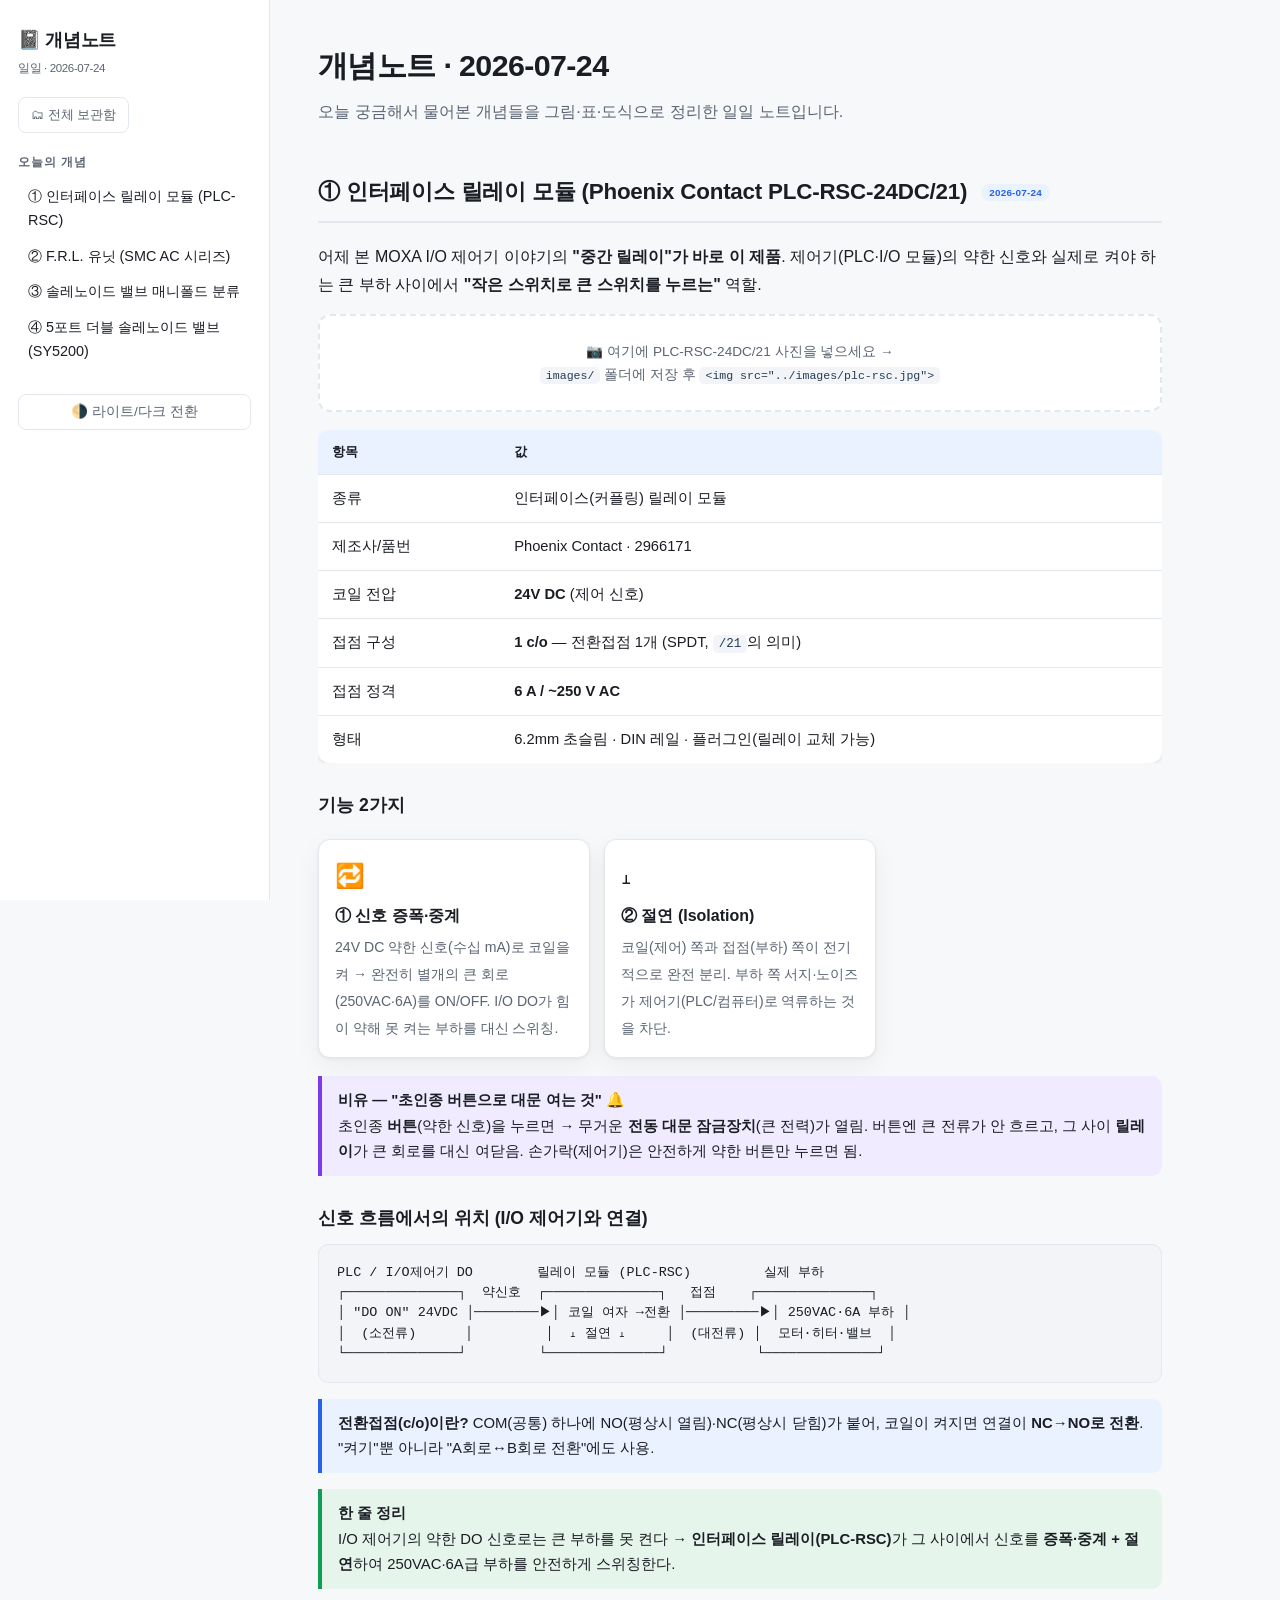
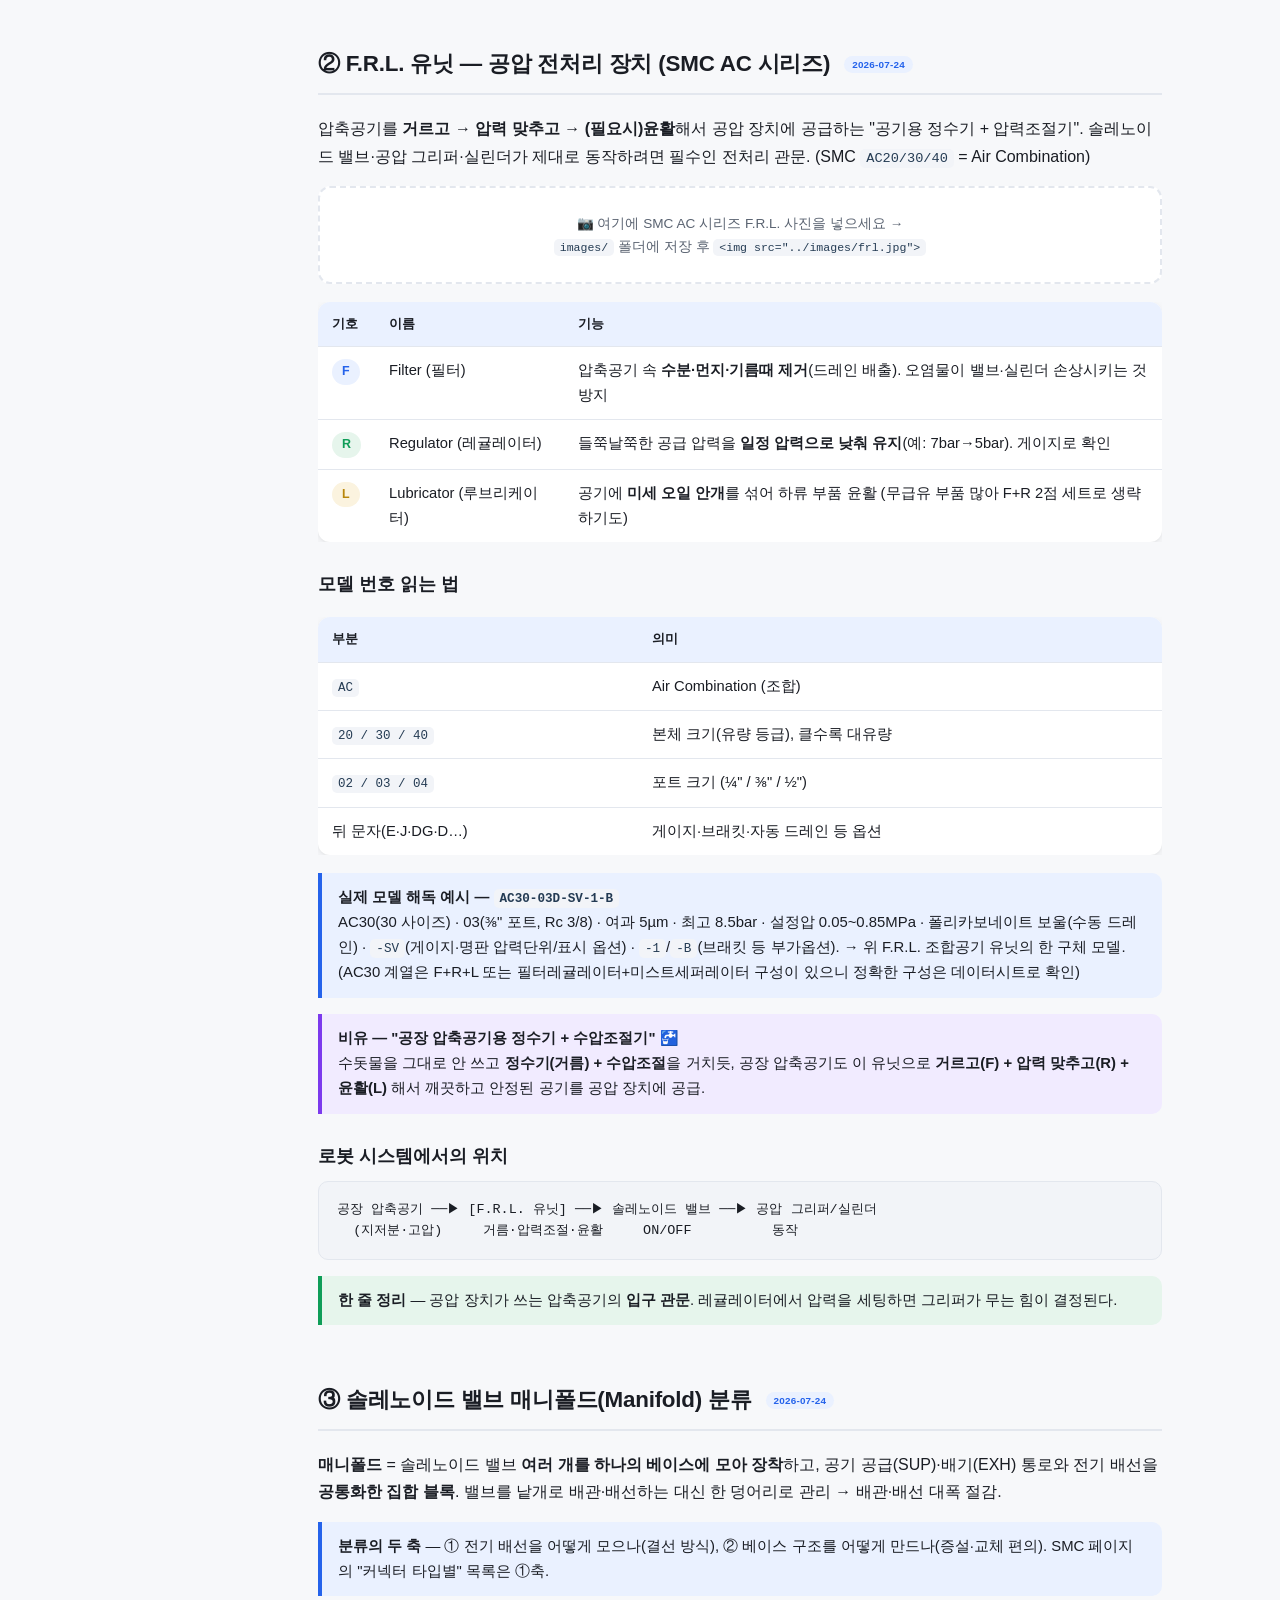
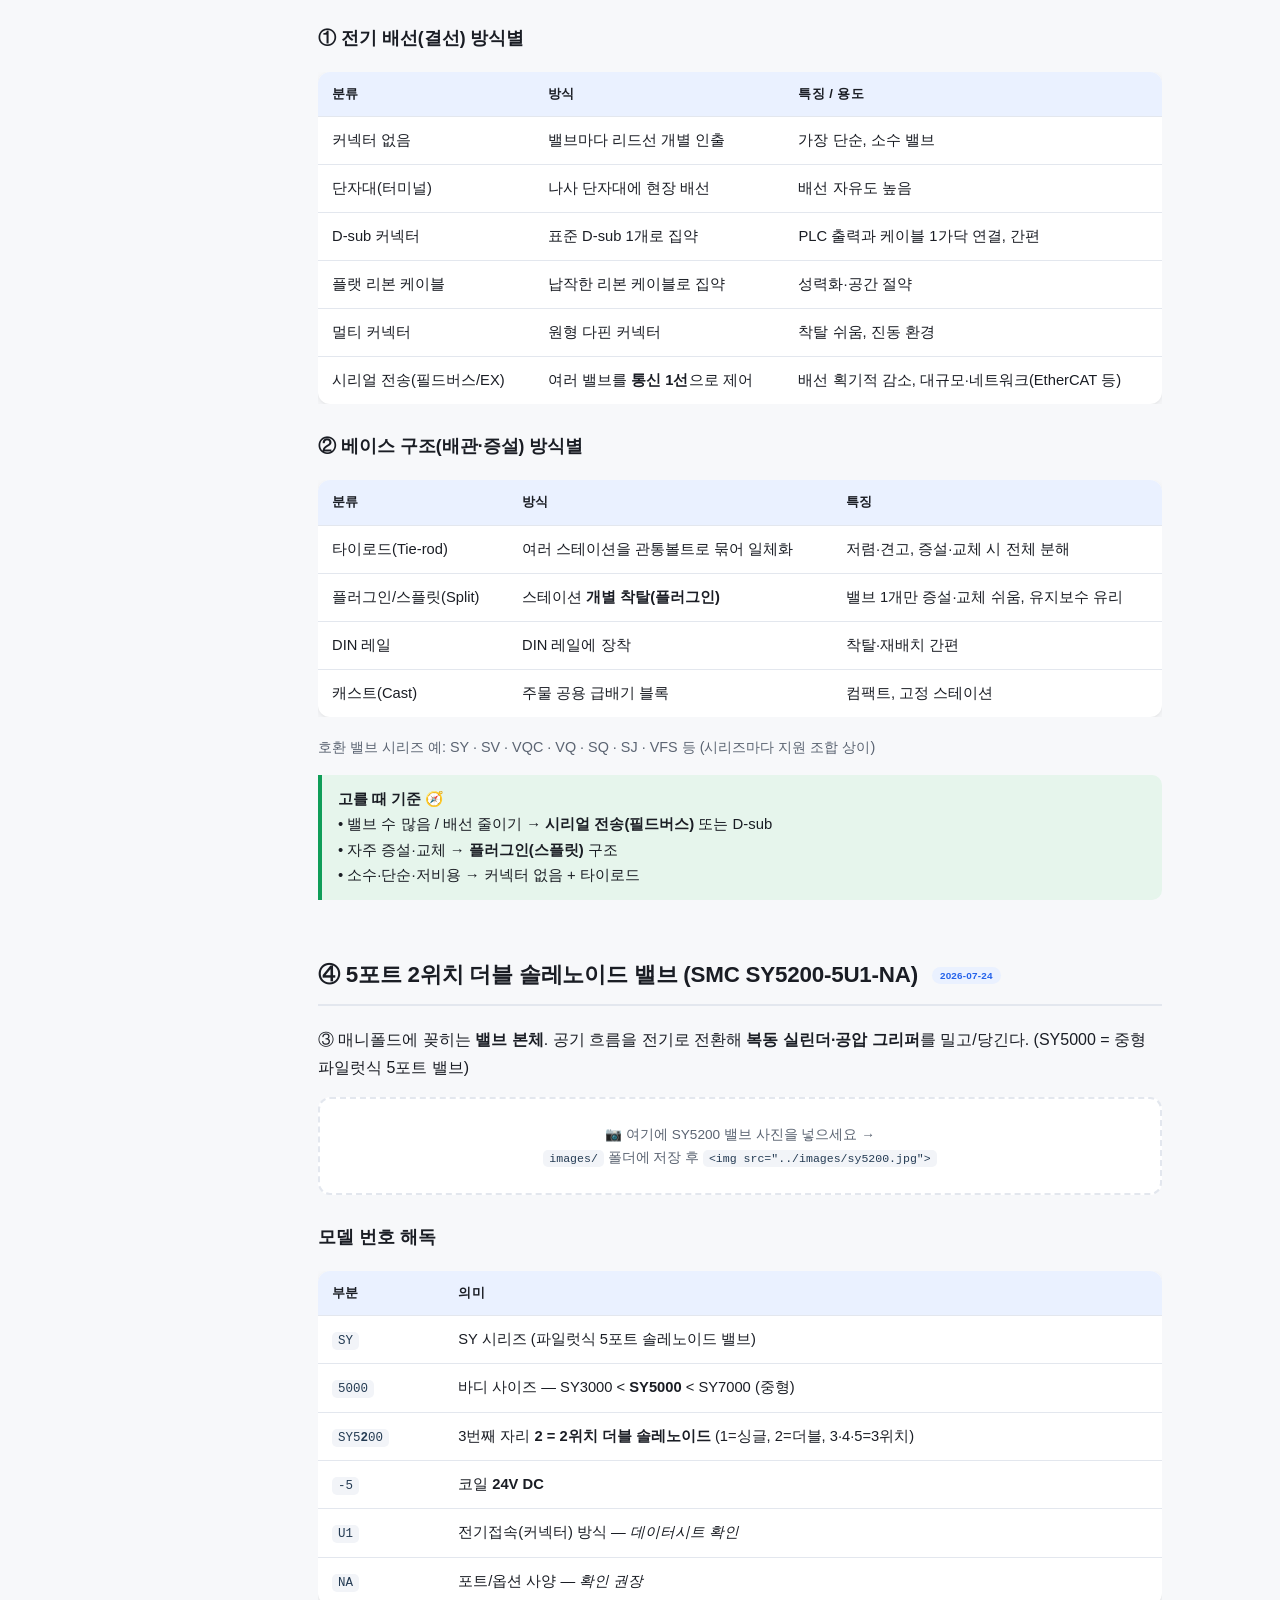
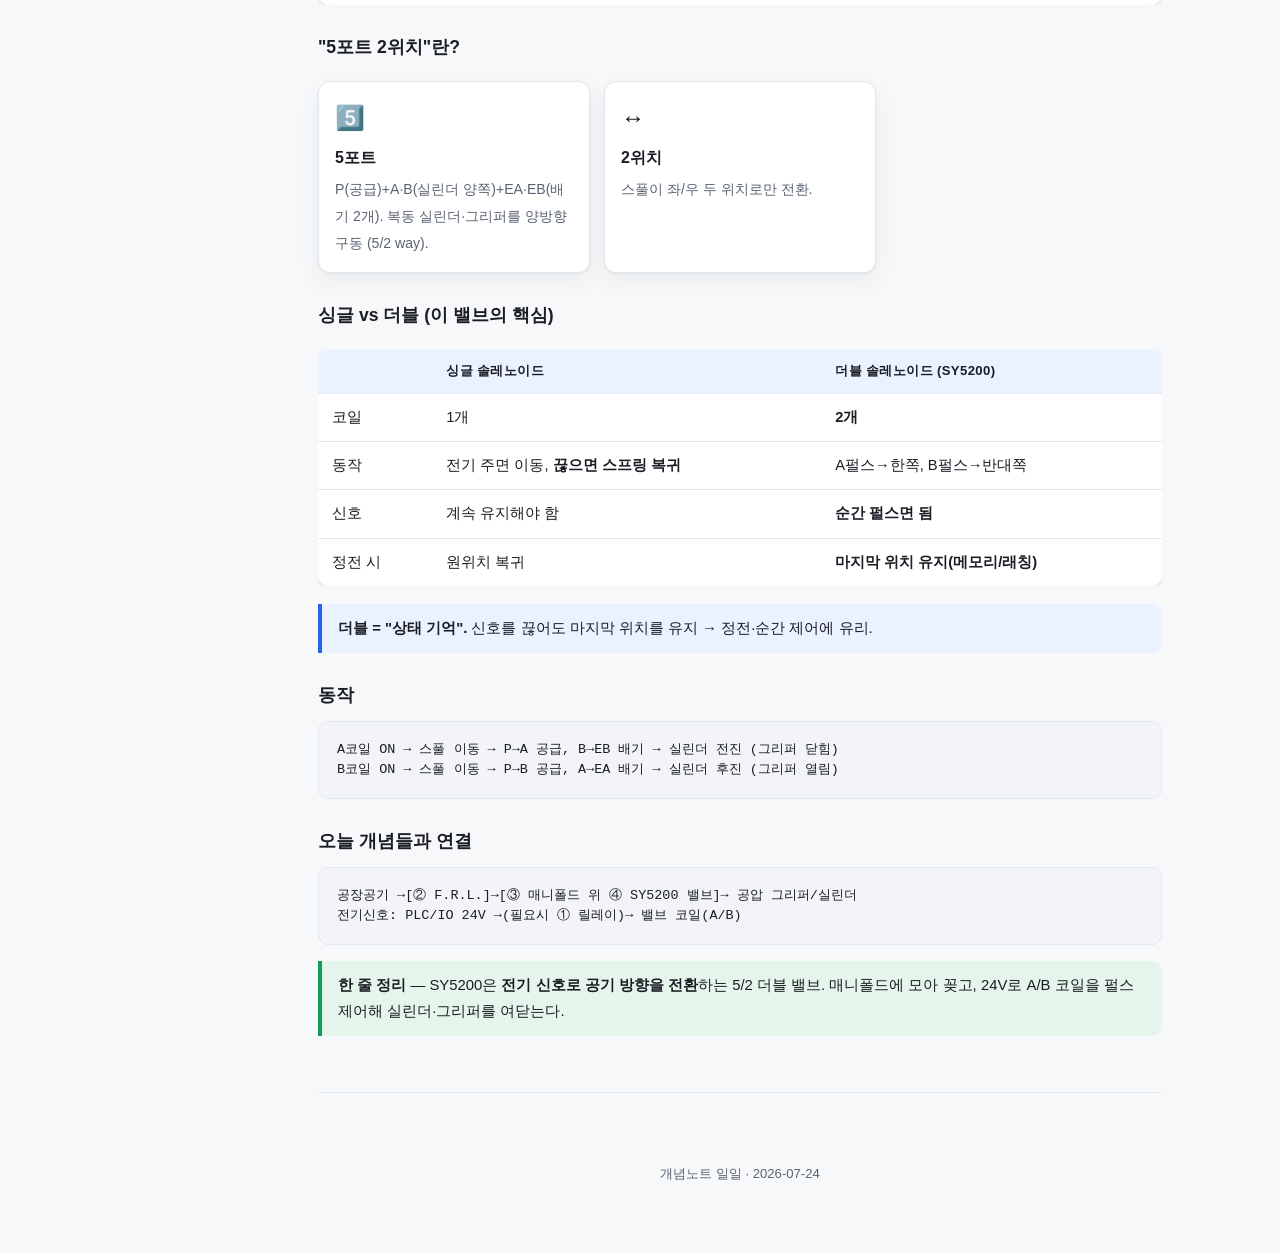
<file: index.html>
<!DOCTYPE html>
<html lang="ko"><head><meta charset="UTF-8">
<meta http-equiv="refresh" content="0; url=daily/2026-07-24.html">
<title>개념노트</title></head>
<body style="font-family:sans-serif;padding:40px">
<p>오늘의 개념노트로 이동합니다… 자동 이동이 안 되면
<a href="daily/2026-07-24.html">여기</a>를 클릭하세요.</p>
<p><a href="archive.html">🗂 전체 보관함</a></p>
</body></html>
</file>
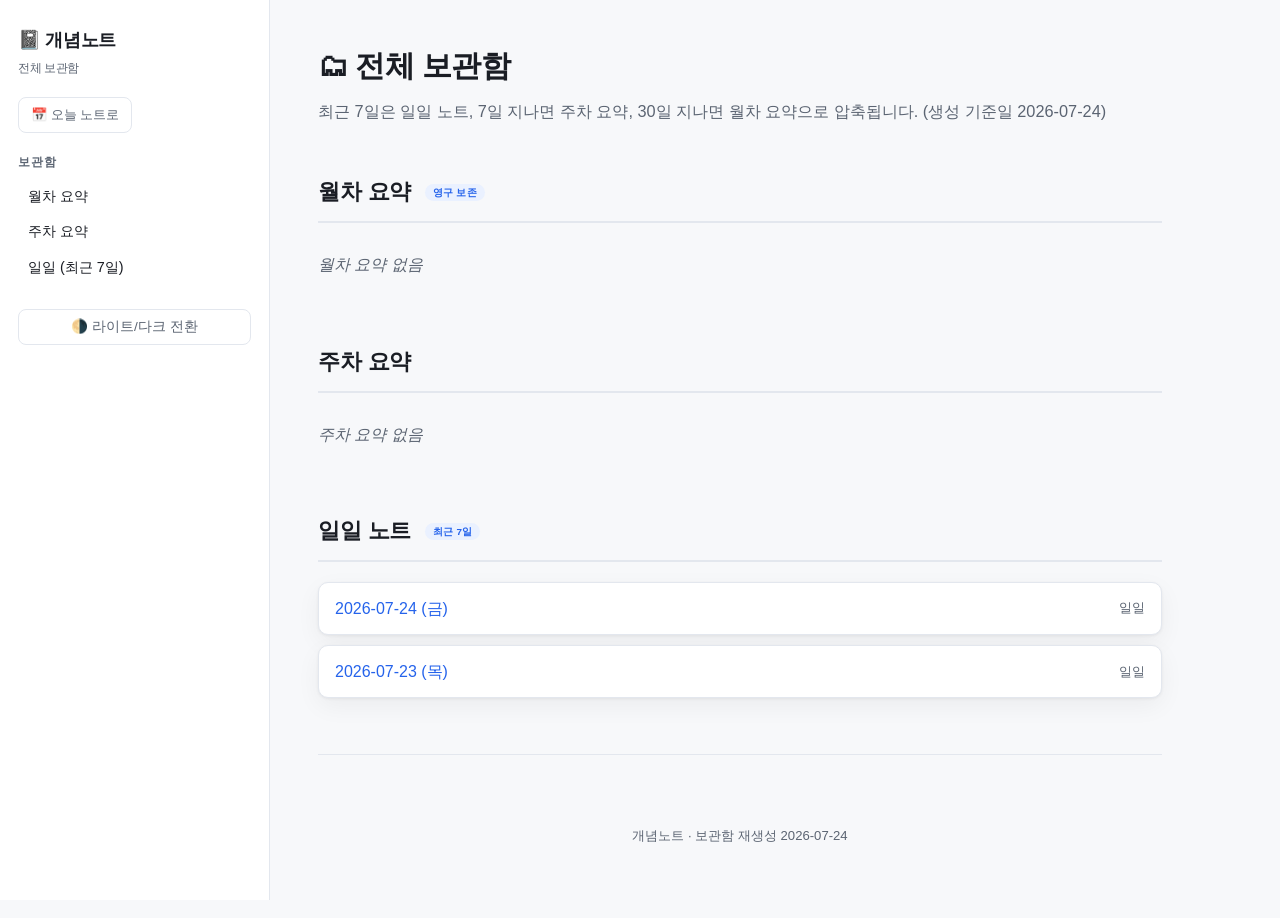
<file: archive.html>
<!DOCTYPE html>
<html lang="ko"><head><meta charset="UTF-8">
<meta name="viewport" content="width=device-width, initial-scale=1.0">
<title>개념노트 · 전체 보관함</title>
<link rel="stylesheet" href="assets/style.css">
</head><body><div class="wrap">
<aside>
  <div class="brand">📓 개념노트<small>전체 보관함</small></div>
  <a class="homelink" href="index.html">📅 오늘 노트로</a>
  <nav>
    <div class="day">보관함</div>
    <a href="#monthly">월차 요약</a>
    <a href="#weekly">주차 요약</a>
    <a href="#daily">일일 (최근 7일)</a>
  </nav>
  <button class="themebtn" onclick="toggleTheme()">🌗 라이트/다크 전환</button>
</aside>
<main>
  <h1>🗂 전체 보관함</h1>
  <p class="lede">최근 7일은 일일 노트, 7일 지나면 주차 요약, 30일 지나면 월차 요약으로 압축됩니다. (생성 기준일 2026-07-24)</p>
  <section id="monthly"><h2>월차 요약 <span class="tag">영구 보존</span></h2><p class="empty">월차 요약 없음</p></section>
  <section id="weekly"><h2>주차 요약</h2><p class="empty">주차 요약 없음</p></section>
  <section id="daily"><h2>일일 노트 <span class="tag">최근 7일</span></h2><div class="arcgrid"><div class="arcrow"><a href="daily/2026-07-24.html">2026-07-24 (금)</a><span class="meta">일일</span></div><div class="arcrow"><a href="daily/2026-07-23.html">2026-07-23 (목)</a><span class="meta">일일</span></div></div></section>
  <hr><footer>개념노트 · 보관함 재생성 2026-07-24</footer>
</main></div>
<script>
  function toggleTheme(){var el=document.documentElement,cur=el.getAttribute('data-theme');
    var dark=cur?cur==='dark':window.matchMedia('(prefers-color-scheme:dark)').matches;
    el.setAttribute('data-theme',dark?'light':'dark');
    try{localStorage.setItem('note-theme',dark?'light':'dark');}catch(e){}}
  (function(){try{var s=localStorage.getItem('note-theme');if(s)document.documentElement.setAttribute('data-theme',s);}catch(e){}})();
</script></body></html>
</file>
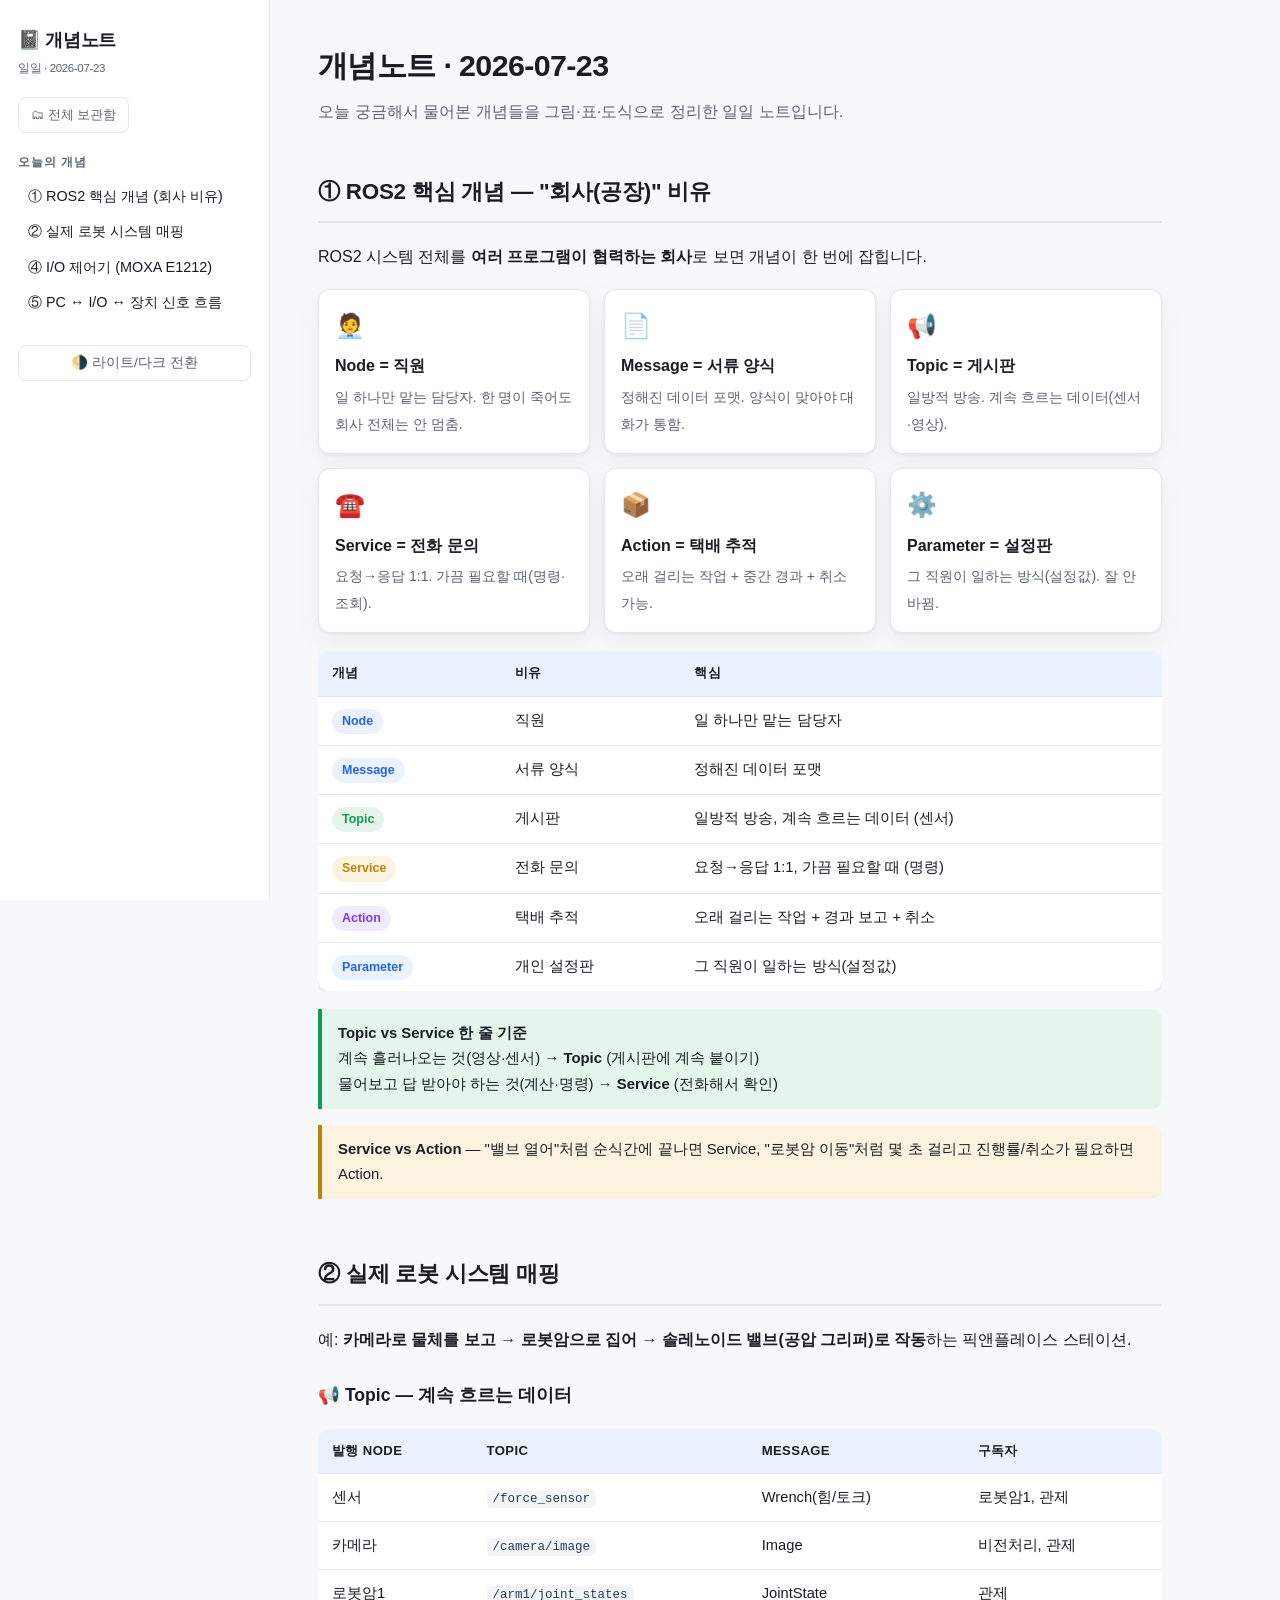
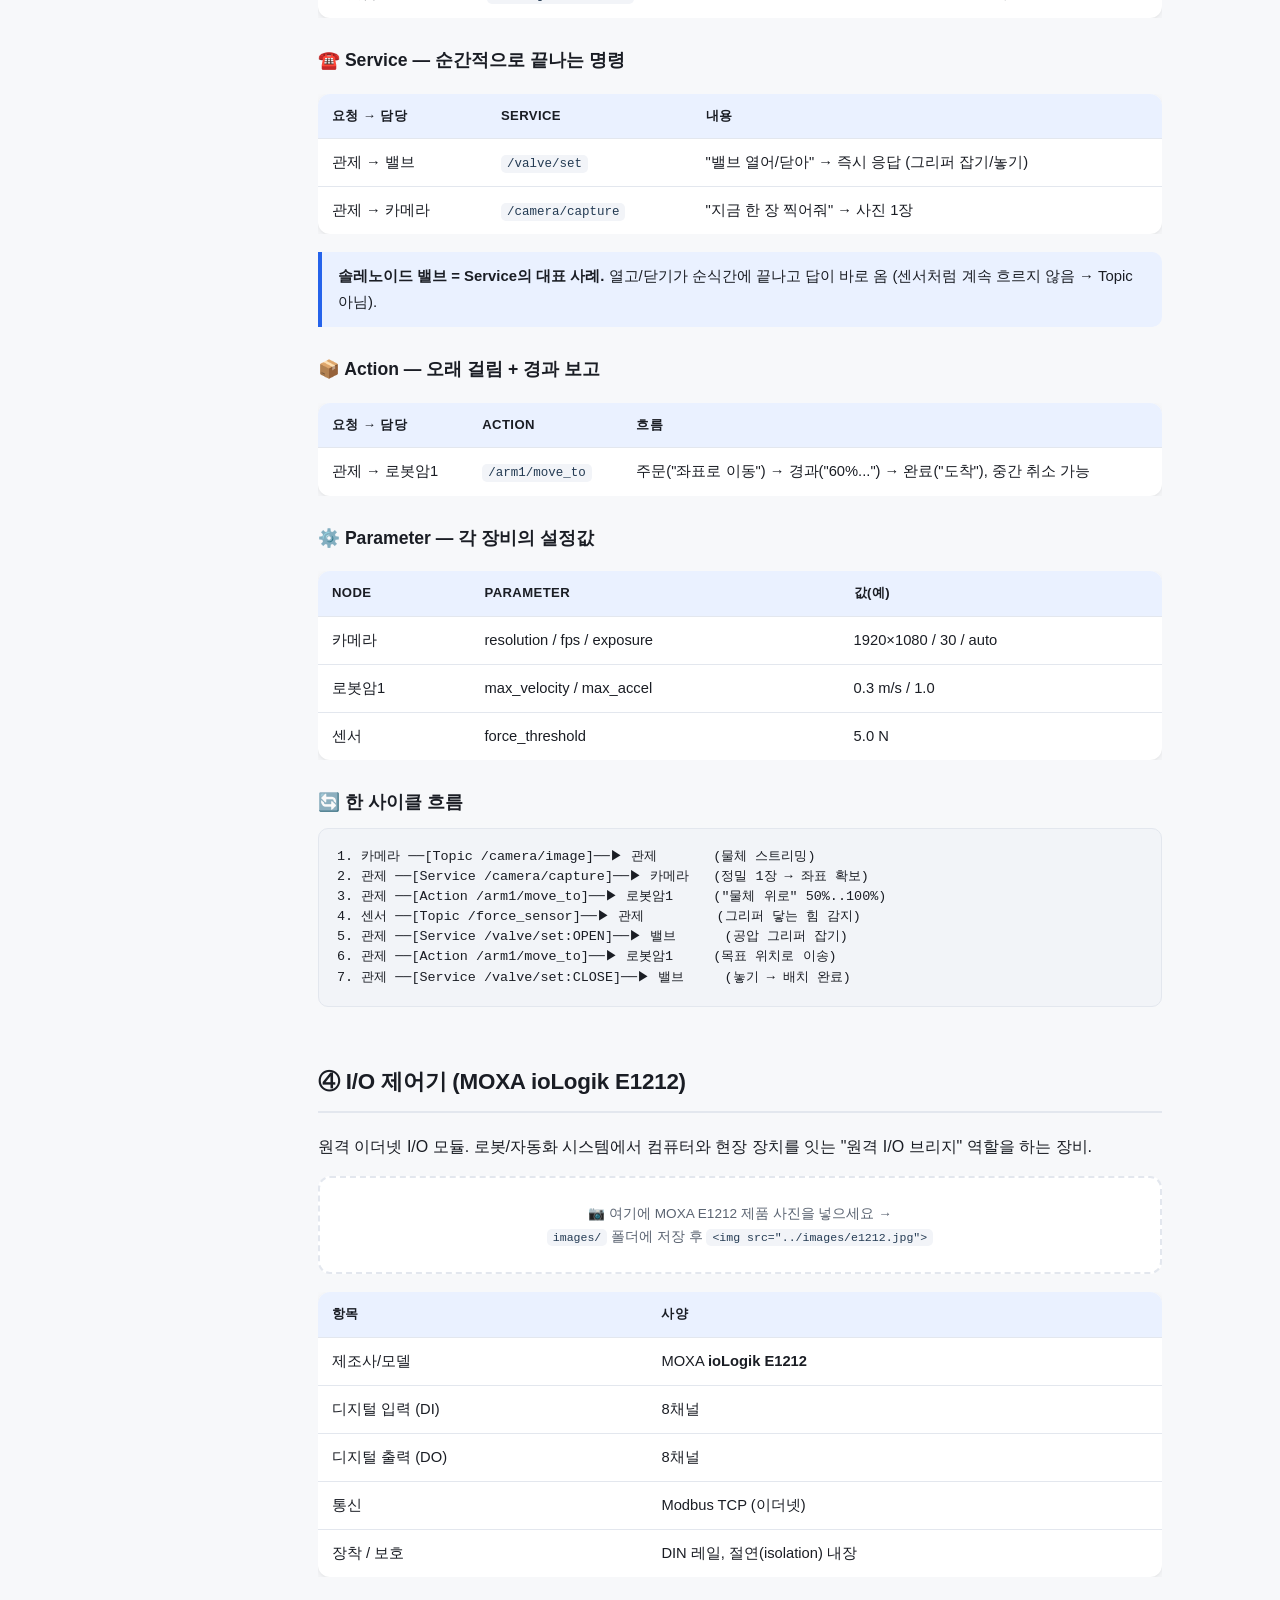
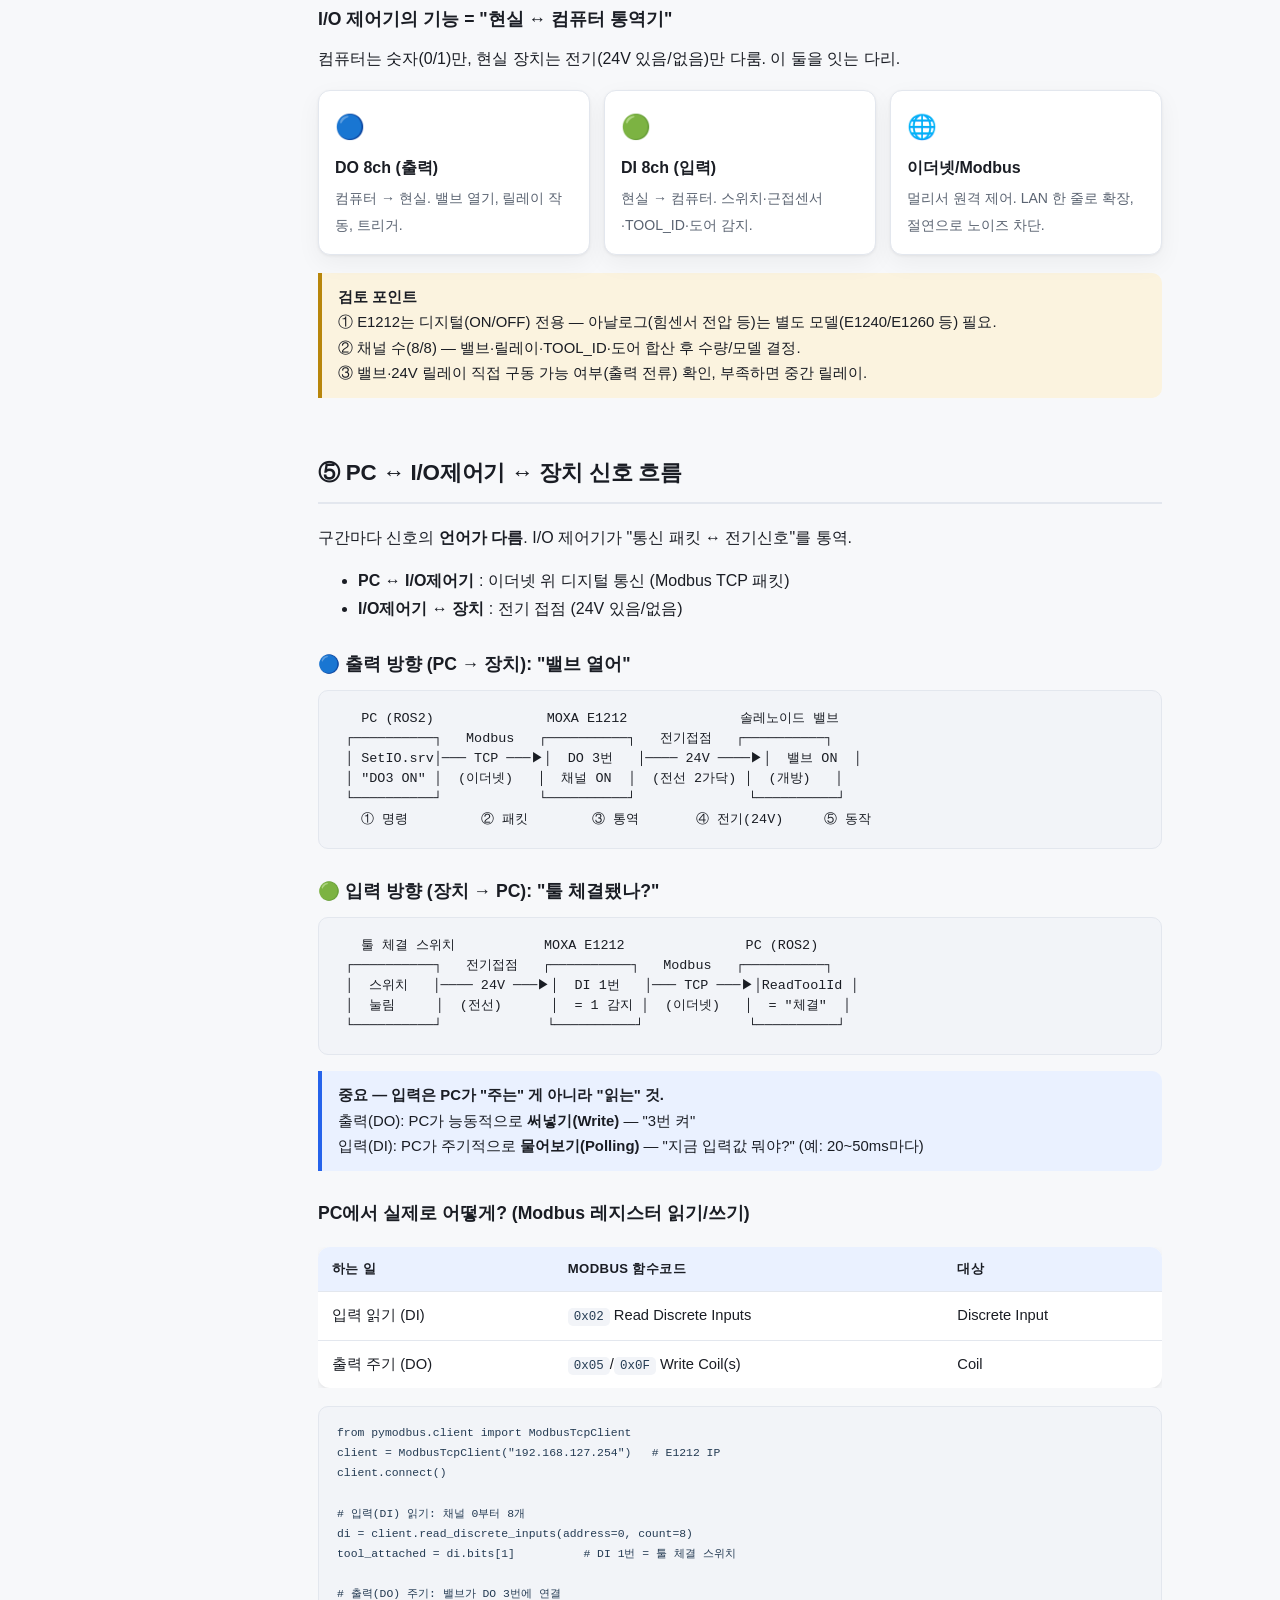
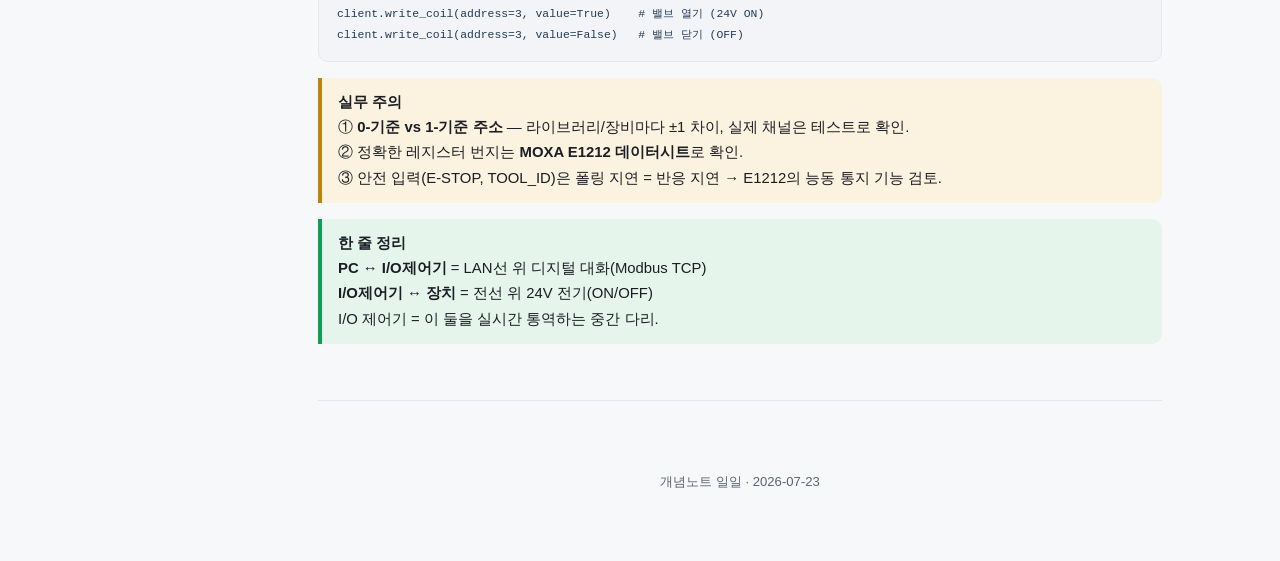
<file: daily/2026-07-23.html>
<!DOCTYPE html>
<html lang="ko">
<head>
<meta charset="UTF-8">
<meta name="viewport" content="width=device-width, initial-scale=1.0">
<title>개념노트 · 2026-07-23</title>
<link rel="stylesheet" href="../assets/style.css">
</head>
<body>
<div class="wrap">
  <aside>
    <div class="brand">📓 개념노트
      <small>일일 · 2026-07-23</small>
    </div>
    <a class="homelink" href="../archive.html">🗂 전체 보관함</a>
    <nav>
      <div class="day">오늘의 개념</div>
      <!-- TOC:START -->
      <a href="#ros2-basic">① ROS2 핵심 개념 (회사 비유)</a>
      <a href="#robot-example">② 실제 로봇 시스템 매핑</a>
      <a href="#io">④ I/O 제어기 (MOXA E1212)</a>
      <a href="#signal">⑤ PC ↔ I/O ↔ 장치 신호 흐름</a>
      <!-- TOC:END -->
    </nav>
    <button class="themebtn" onclick="toggleTheme()">🌗 라이트/다크 전환</button>
  </aside>

  <main>
    <h1>개념노트 · 2026-07-23</h1>
    <p class="lede">오늘 궁금해서 물어본 개념들을 그림·표·도식으로 정리한 일일 노트입니다.</p>

    <!-- SECTIONS:START -->
    <section id="ros2-basic">
      <h2>① ROS2 핵심 개념 — "회사(공장)" 비유</h2>
      <p>ROS2 시스템 전체를 <b>여러 프로그램이 협력하는 회사</b>로 보면 개념이 한 번에 잡힙니다.</p>
      <div class="cards">
        <div class="card"><div class="ic">🧑‍💼</div><b>Node = 직원</b><span>일 하나만 맡는 담당자. 한 명이 죽어도 회사 전체는 안 멈춤.</span></div>
        <div class="card"><div class="ic">📄</div><b>Message = 서류 양식</b><span>정해진 데이터 포맷. 양식이 맞아야 대화가 통함.</span></div>
        <div class="card"><div class="ic">📢</div><b>Topic = 게시판</b><span>일방적 방송. 계속 흐르는 데이터(센서·영상).</span></div>
        <div class="card"><div class="ic">☎️</div><b>Service = 전화 문의</b><span>요청→응답 1:1. 가끔 필요할 때(명령·조회).</span></div>
        <div class="card"><div class="ic">📦</div><b>Action = 택배 추적</b><span>오래 걸리는 작업 + 중간 경과 + 취소 가능.</span></div>
        <div class="card"><div class="ic">⚙️</div><b>Parameter = 설정판</b><span>그 직원이 일하는 방식(설정값). 잘 안 바뀜.</span></div>
      </div>
      <div class="tablewrap"><table>
        <tr><th>개념</th><th>비유</th><th>핵심</th></tr>
        <tr><td><span class="pill b">Node</span></td><td>직원</td><td>일 하나만 맡는 담당자</td></tr>
        <tr><td><span class="pill b">Message</span></td><td>서류 양식</td><td>정해진 데이터 포맷</td></tr>
        <tr><td><span class="pill g">Topic</span></td><td>게시판</td><td>일방적 방송, 계속 흐르는 데이터 (센서)</td></tr>
        <tr><td><span class="pill a">Service</span></td><td>전화 문의</td><td>요청→응답 1:1, 가끔 필요할 때 (명령)</td></tr>
        <tr><td><span class="pill p">Action</span></td><td>택배 추적</td><td>오래 걸리는 작업 + 경과 보고 + 취소</td></tr>
        <tr><td><span class="pill b">Parameter</span></td><td>개인 설정판</td><td>그 직원이 일하는 방식(설정값)</td></tr>
      </table></div>
      <div class="note g"><b>Topic vs Service 한 줄 기준</b><br>
        계속 흘러나오는 것(영상·센서) → <b>Topic</b> (게시판에 계속 붙이기)<br>
        물어보고 답 받아야 하는 것(계산·명령) → <b>Service</b> (전화해서 확인)</div>
      <div class="note a"><b>Service vs Action</b> — "밸브 열어"처럼 순식간에 끝나면 Service, "로봇암 이동"처럼 몇 초 걸리고 진행률/취소가 필요하면 Action.</div>
    </section>

    <section id="robot-example">
      <h2>② 실제 로봇 시스템 매핑</h2>
      <p>예: <b>카메라로 물체를 보고 → 로봇암으로 집어 → 솔레노이드 밸브(공압 그리퍼)로 작동</b>하는 픽앤플레이스 스테이션.</p>
      <h3>📢 Topic — 계속 흐르는 데이터</h3>
      <div class="tablewrap"><table>
        <tr><th>발행 Node</th><th>Topic</th><th>Message</th><th>구독자</th></tr>
        <tr><td>센서</td><td><code>/force_sensor</code></td><td>Wrench(힘/토크)</td><td>로봇암1, 관제</td></tr>
        <tr><td>카메라</td><td><code>/camera/image</code></td><td>Image</td><td>비전처리, 관제</td></tr>
        <tr><td>로봇암1</td><td><code>/arm1/joint_states</code></td><td>JointState</td><td>관제</td></tr>
      </table></div>
      <h3>☎️ Service — 순간적으로 끝나는 명령</h3>
      <div class="tablewrap"><table>
        <tr><th>요청 → 담당</th><th>Service</th><th>내용</th></tr>
        <tr><td>관제 → 밸브</td><td><code>/valve/set</code></td><td>"밸브 열어/닫아" → 즉시 응답 (그리퍼 잡기/놓기)</td></tr>
        <tr><td>관제 → 카메라</td><td><code>/camera/capture</code></td><td>"지금 한 장 찍어줘" → 사진 1장</td></tr>
      </table></div>
      <div class="note"><b>솔레노이드 밸브 = Service의 대표 사례.</b> 열고/닫기가 순식간에 끝나고 답이 바로 옴 (센서처럼 계속 흐르지 않음 → Topic 아님).</div>
      <h3>📦 Action — 오래 걸림 + 경과 보고</h3>
      <div class="tablewrap"><table>
        <tr><th>요청 → 담당</th><th>Action</th><th>흐름</th></tr>
        <tr><td>관제 → 로봇암1</td><td><code>/arm1/move_to</code></td><td>주문("좌표로 이동") → 경과("60%...") → 완료("도착"), 중간 취소 가능</td></tr>
      </table></div>
      <h3>⚙️ Parameter — 각 장비의 설정값</h3>
      <div class="tablewrap"><table>
        <tr><th>Node</th><th>Parameter</th><th>값(예)</th></tr>
        <tr><td>카메라</td><td>resolution / fps / exposure</td><td>1920×1080 / 30 / auto</td></tr>
        <tr><td>로봇암1</td><td>max_velocity / max_accel</td><td>0.3 m/s / 1.0</td></tr>
        <tr><td>센서</td><td>force_threshold</td><td>5.0 N</td></tr>
      </table></div>
      <h3>🔄 한 사이클 흐름</h3>
      <div class="diagram"><pre>1. 카메라 ──[Topic /camera/image]──▶ 관제       (물체 스트리밍)
2. 관제 ──[Service /camera/capture]──▶ 카메라   (정밀 1장 → 좌표 확보)
3. 관제 ──[Action /arm1/move_to]──▶ 로봇암1     ("물체 위로" 50%..100%)
4. 센서 ──[Topic /force_sensor]──▶ 관제         (그리퍼 닿는 힘 감지)
5. 관제 ──[Service /valve/set:OPEN]──▶ 밸브      (공압 그리퍼 잡기)
6. 관제 ──[Action /arm1/move_to]──▶ 로봇암1     (목표 위치로 이송)
7. 관제 ──[Service /valve/set:CLOSE]──▶ 밸브     (놓기 → 배치 완료)</pre></div>
    </section>

    

    <section id="io">
      <h2>④ I/O 제어기 (MOXA ioLogik E1212)</h2>
      <p>원격 이더넷 I/O 모듈. 로봇/자동화 시스템에서 컴퓨터와 현장 장치를 잇는 "원격 I/O 브리지" 역할을 하는 장비.</p>
      <div class="imgslot">📷 여기에 MOXA E1212 제품 사진을 넣으세요 →
        <br><code>images/</code> 폴더에 저장 후 <code>&lt;img src="../images/e1212.jpg"&gt;</code></div>
      <div class="tablewrap"><table>
        <tr><th>항목</th><th>사양</th></tr>
        <tr><td>제조사/모델</td><td>MOXA <b>ioLogik E1212</b></td></tr>
        <tr><td>디지털 입력 (DI)</td><td>8채널</td></tr>
        <tr><td>디지털 출력 (DO)</td><td>8채널</td></tr>
        <tr><td>통신</td><td>Modbus TCP (이더넷)</td></tr>
        <tr><td>장착 / 보호</td><td>DIN 레일, 절연(isolation) 내장</td></tr>
      </table></div>
      <h3>I/O 제어기의 기능 = "현실 ↔ 컴퓨터 통역기"</h3>
      <p>컴퓨터는 숫자(0/1)만, 현실 장치는 전기(24V 있음/없음)만 다룸. 이 둘을 잇는 다리.</p>
      <div class="cards">
        <div class="card"><div class="ic">🔵</div><b>DO 8ch (출력)</b><span>컴퓨터 → 현실. 밸브 열기, 릴레이 작동, 트리거.</span></div>
        <div class="card"><div class="ic">🟢</div><b>DI 8ch (입력)</b><span>현실 → 컴퓨터. 스위치·근접센서·TOOL_ID·도어 감지.</span></div>
        <div class="card"><div class="ic">🌐</div><b>이더넷/Modbus</b><span>멀리서 원격 제어. LAN 한 줄로 확장, 절연으로 노이즈 차단.</span></div>
      </div>
      <div class="note a"><b>검토 포인트</b><br>
        ① E1212는 디지털(ON/OFF) 전용 — 아날로그(힘센서 전압 등)는 별도 모델(E1240/E1260 등) 필요.<br>
        ② 채널 수(8/8) — 밸브·릴레이·TOOL_ID·도어 합산 후 수량/모델 결정.<br>
        ③ 밸브·24V 릴레이 직접 구동 가능 여부(출력 전류) 확인, 부족하면 중간 릴레이.</div>
    </section>

    <section id="signal">
      <h2>⑤ PC ↔ I/O제어기 ↔ 장치 신호 흐름</h2>
      <p>구간마다 신호의 <b>언어가 다름</b>. I/O 제어기가 "통신 패킷 ↔ 전기신호"를 통역.</p>
      <ul>
        <li><b>PC ↔ I/O제어기</b> : 이더넷 위 디지털 통신 (Modbus TCP 패킷)</li>
        <li><b>I/O제어기 ↔ 장치</b> : 전기 접점 (24V 있음/없음)</li>
      </ul>
      <h3>🔵 출력 방향 (PC → 장치): "밸브 열어"</h3>
      <div class="diagram"><pre>   PC (ROS2)              MOXA E1212              솔레노이드 밸브
 ┌──────────┐   Modbus   ┌──────────┐   전기접점   ┌──────────┐
 │ SetIO.srv│─── TCP ───▶│  DO 3번   │──── 24V ────▶│  밸브 ON  │
 │ "DO3 ON" │  (이더넷)   │  채널 ON  │  (전선 2가닥) │  (개방)   │
 └──────────┘            └──────────┘              └──────────┘
   ① 명령         ② 패킷        ③ 통역       ④ 전기(24V)     ⑤ 동작</pre></div>
      <h3>🟢 입력 방향 (장치 → PC): "툴 체결됐나?"</h3>
      <div class="diagram"><pre>   툴 체결 스위치           MOXA E1212               PC (ROS2)
 ┌──────────┐   전기접점   ┌──────────┐   Modbus   ┌──────────┐
 │  스위치   │──── 24V ───▶│  DI 1번   │─── TCP ───▶│ReadToolId │
 │  눌림     │  (전선)      │  = 1 감지 │  (이더넷)   │  = "체결"  │
 └──────────┘             └──────────┘             └──────────┘</pre></div>
      <div class="note"><b>중요 — 입력은 PC가 "주는" 게 아니라 "읽는" 것.</b><br>
        출력(DO): PC가 능동적으로 <b>써넣기(Write)</b> — "3번 켜"<br>
        입력(DI): PC가 주기적으로 <b>물어보기(Polling)</b> — "지금 입력값 뭐야?" (예: 20~50ms마다)</div>
      <h3>PC에서 실제로 어떻게? (Modbus 레지스터 읽기/쓰기)</h3>
      <div class="tablewrap"><table>
        <tr><th>하는 일</th><th>Modbus 함수코드</th><th>대상</th></tr>
        <tr><td>입력 읽기 (DI)</td><td><code>0x02</code> Read Discrete Inputs</td><td>Discrete Input</td></tr>
        <tr><td>출력 주기 (DO)</td><td><code>0x05</code>/<code>0x0F</code> Write Coil(s)</td><td>Coil</td></tr>
      </table></div>
      <pre><code>from pymodbus.client import ModbusTcpClient
client = ModbusTcpClient("192.168.127.254")   # E1212 IP
client.connect()

# 입력(DI) 읽기: 채널 0부터 8개
di = client.read_discrete_inputs(address=0, count=8)
tool_attached = di.bits[1]          # DI 1번 = 툴 체결 스위치

# 출력(DO) 주기: 밸브가 DO 3번에 연결
client.write_coil(address=3, value=True)    # 밸브 열기 (24V ON)
client.write_coil(address=3, value=False)   # 밸브 닫기 (OFF)</code></pre>
      <div class="note a"><b>실무 주의</b><br>
        ① <b>0-기준 vs 1-기준 주소</b> — 라이브러리/장비마다 ±1 차이, 실제 채널은 테스트로 확인.<br>
        ② 정확한 레지스터 번지는 <b>MOXA E1212 데이터시트</b>로 확인.<br>
        ③ 안전 입력(E-STOP, TOOL_ID)은 폴링 지연 = 반응 지연 → E1212의 능동 통지 기능 검토.</div>
      <div class="note g"><b>한 줄 정리</b><br>
        <b>PC ↔ I/O제어기</b> = LAN선 위 디지털 대화(Modbus TCP)<br>
        <b>I/O제어기 ↔ 장치</b> = 전선 위 24V 전기(ON/OFF)<br>
        I/O 제어기 = 이 둘을 실시간 통역하는 중간 다리.</div>
    </section>
    <!-- SECTIONS:END -->

    <hr>
    <footer>개념노트 일일 · 2026-07-23</footer>
  </main>
</div>
<script>
  function toggleTheme(){
    var el=document.documentElement, cur=el.getAttribute('data-theme');
    var dark=cur? cur==='dark' : window.matchMedia('(prefers-color-scheme:dark)').matches;
    el.setAttribute('data-theme', dark?'light':'dark');
    try{localStorage.setItem('note-theme', dark?'light':'dark');}catch(e){}
  }
  (function(){try{var s=localStorage.getItem('note-theme'); if(s)document.documentElement.setAttribute('data-theme',s);}catch(e){}})();
</script>
</body>
</html>
</file>
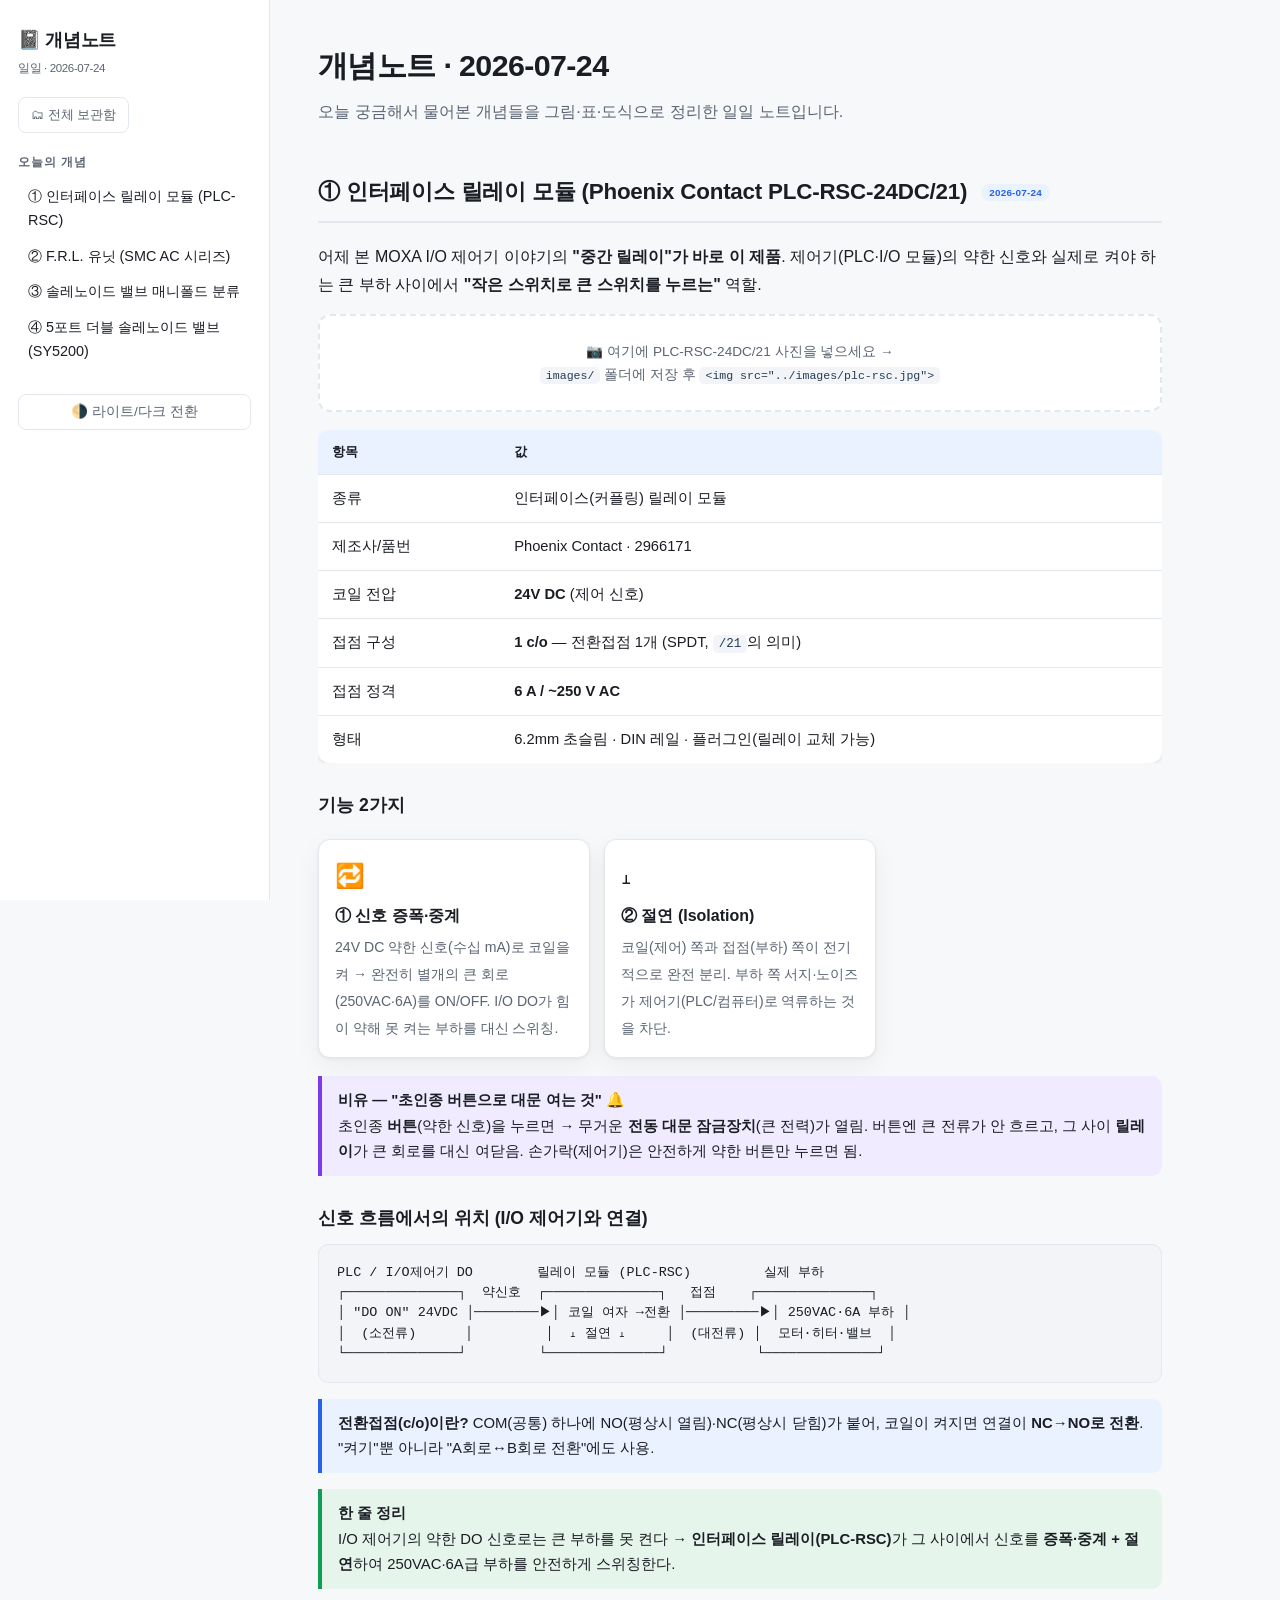
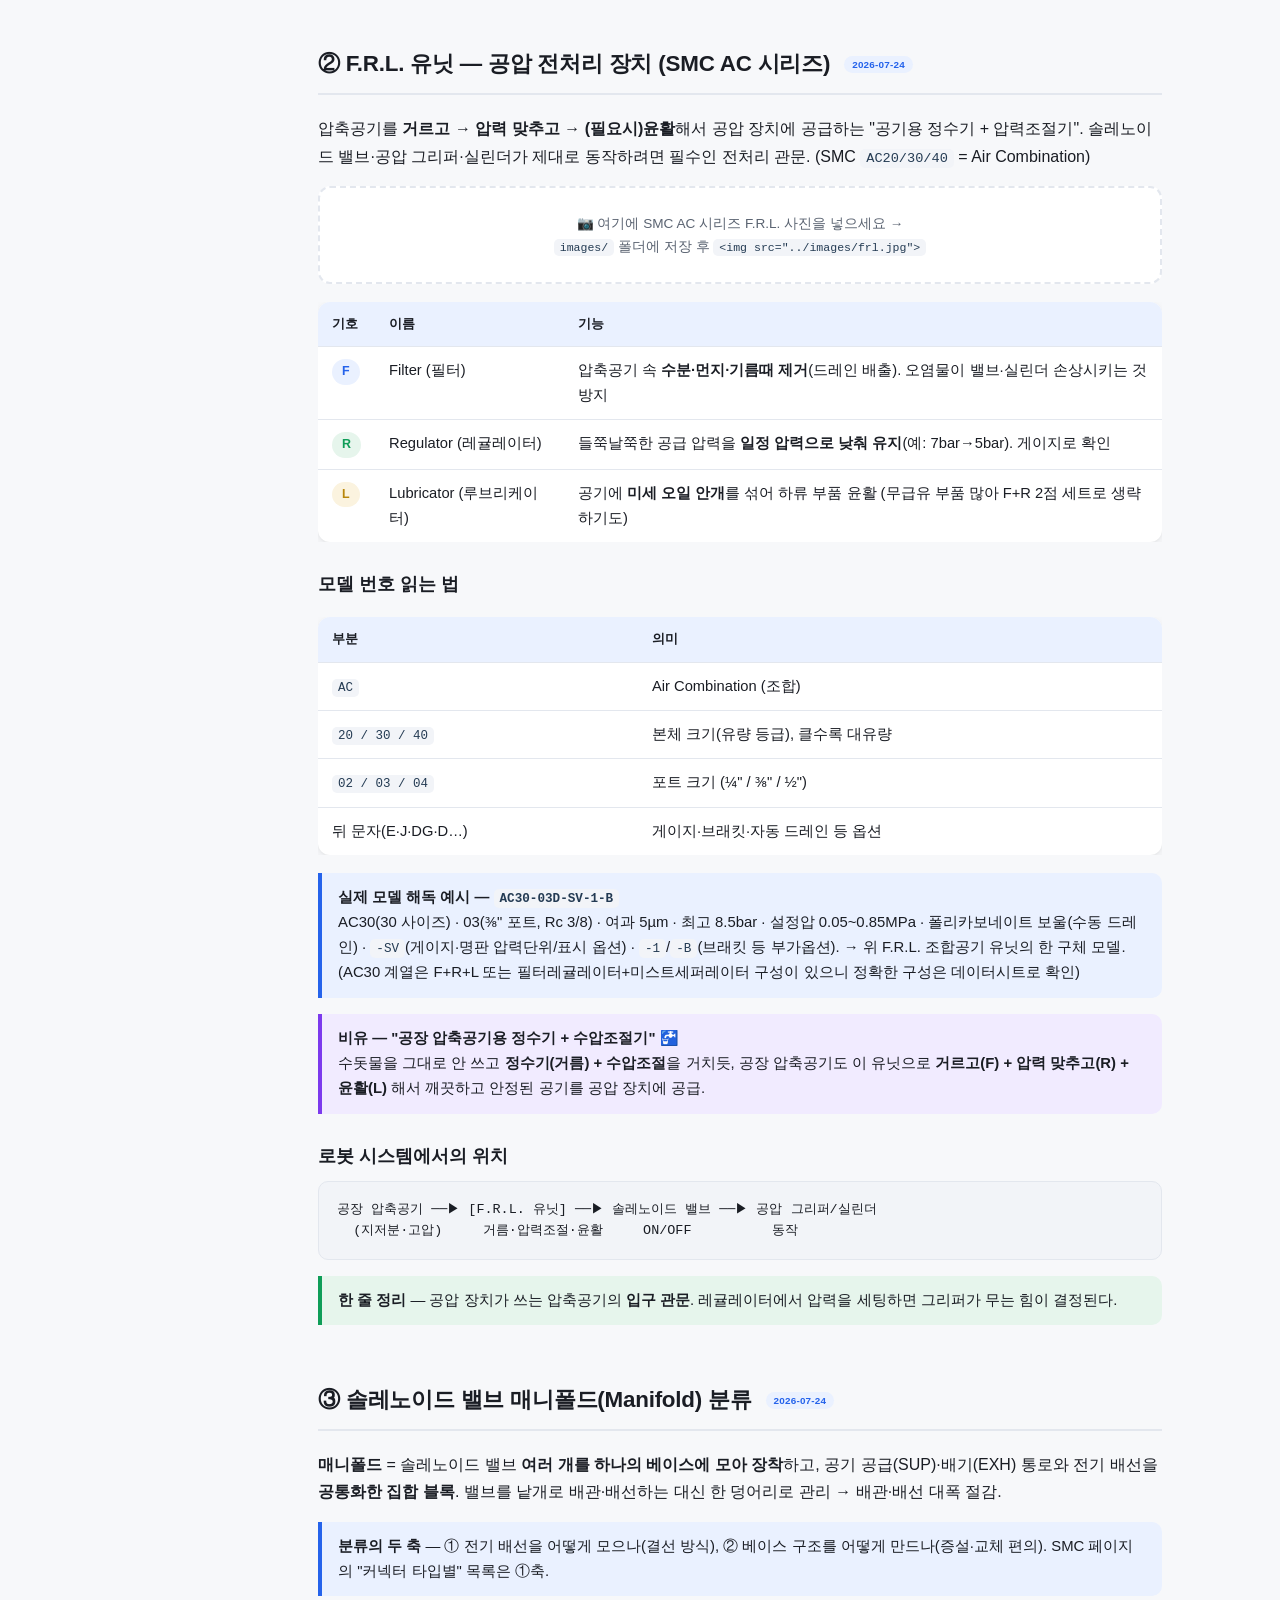
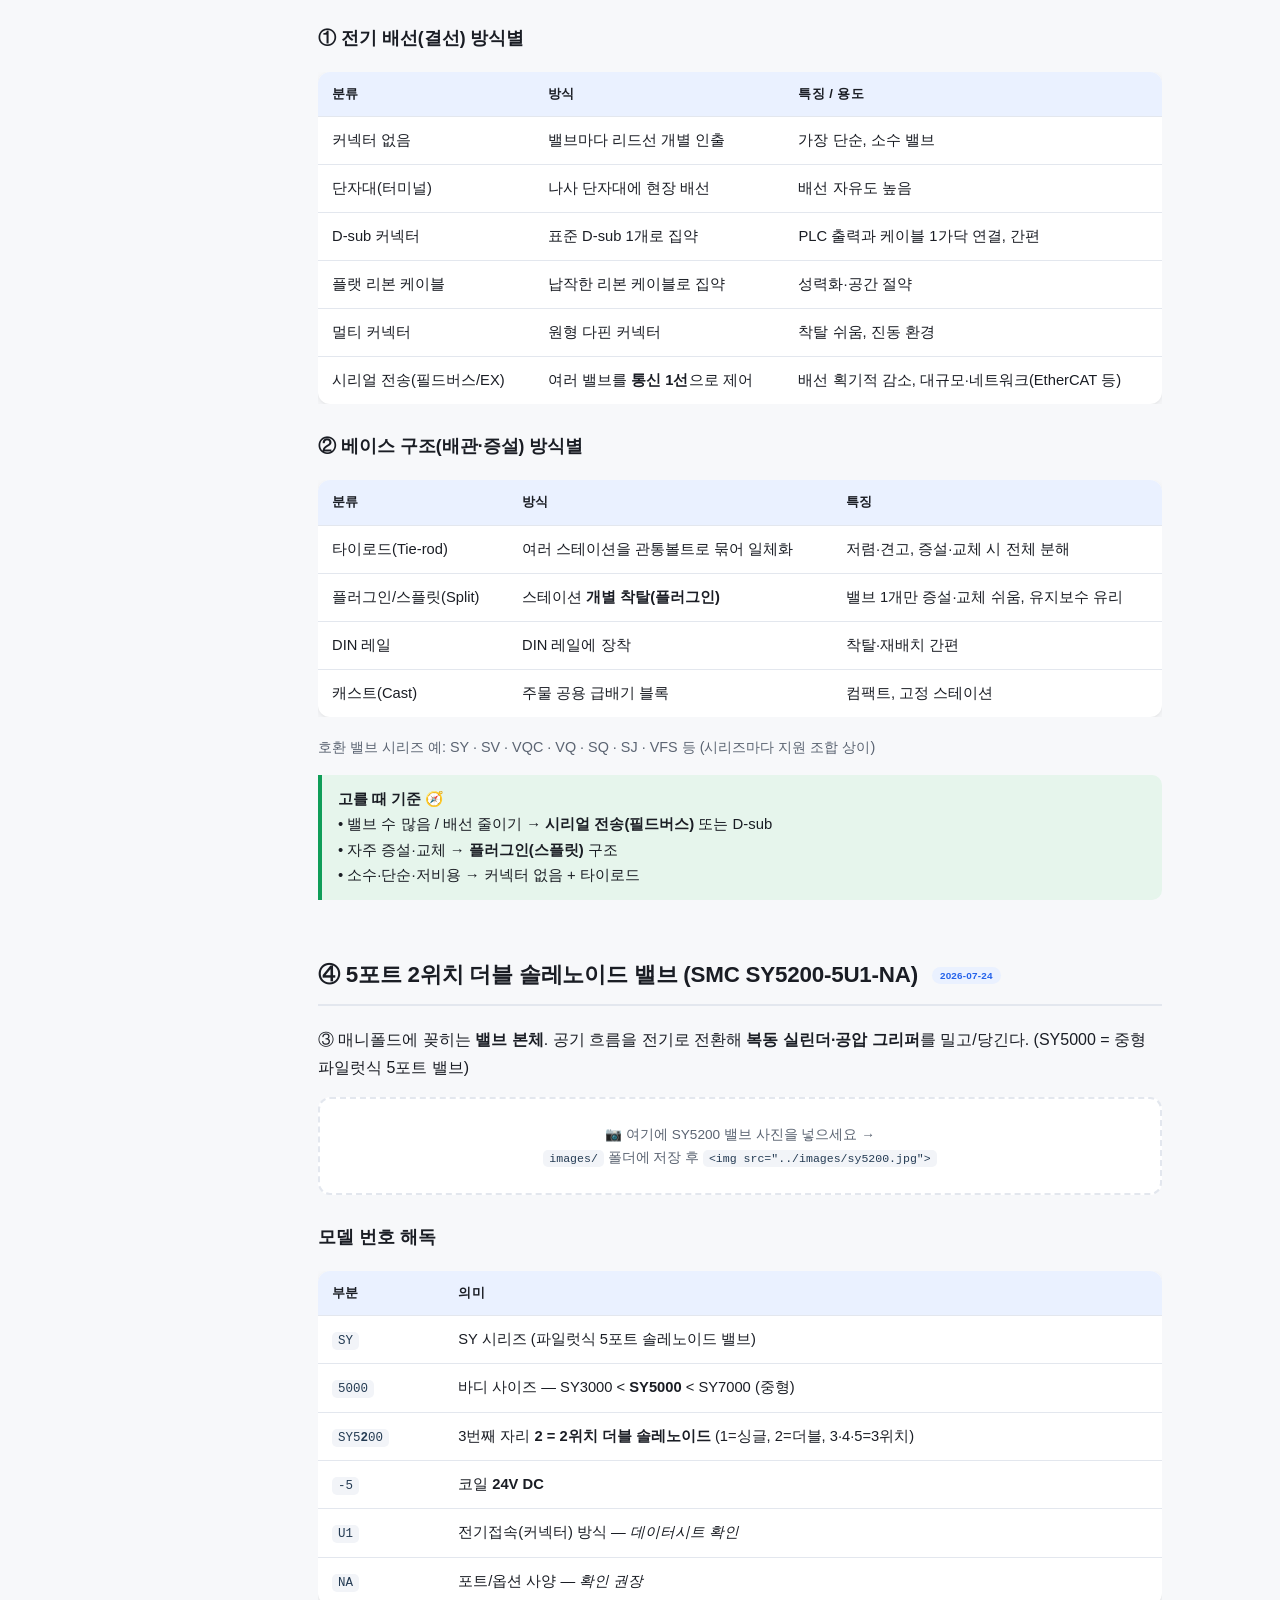
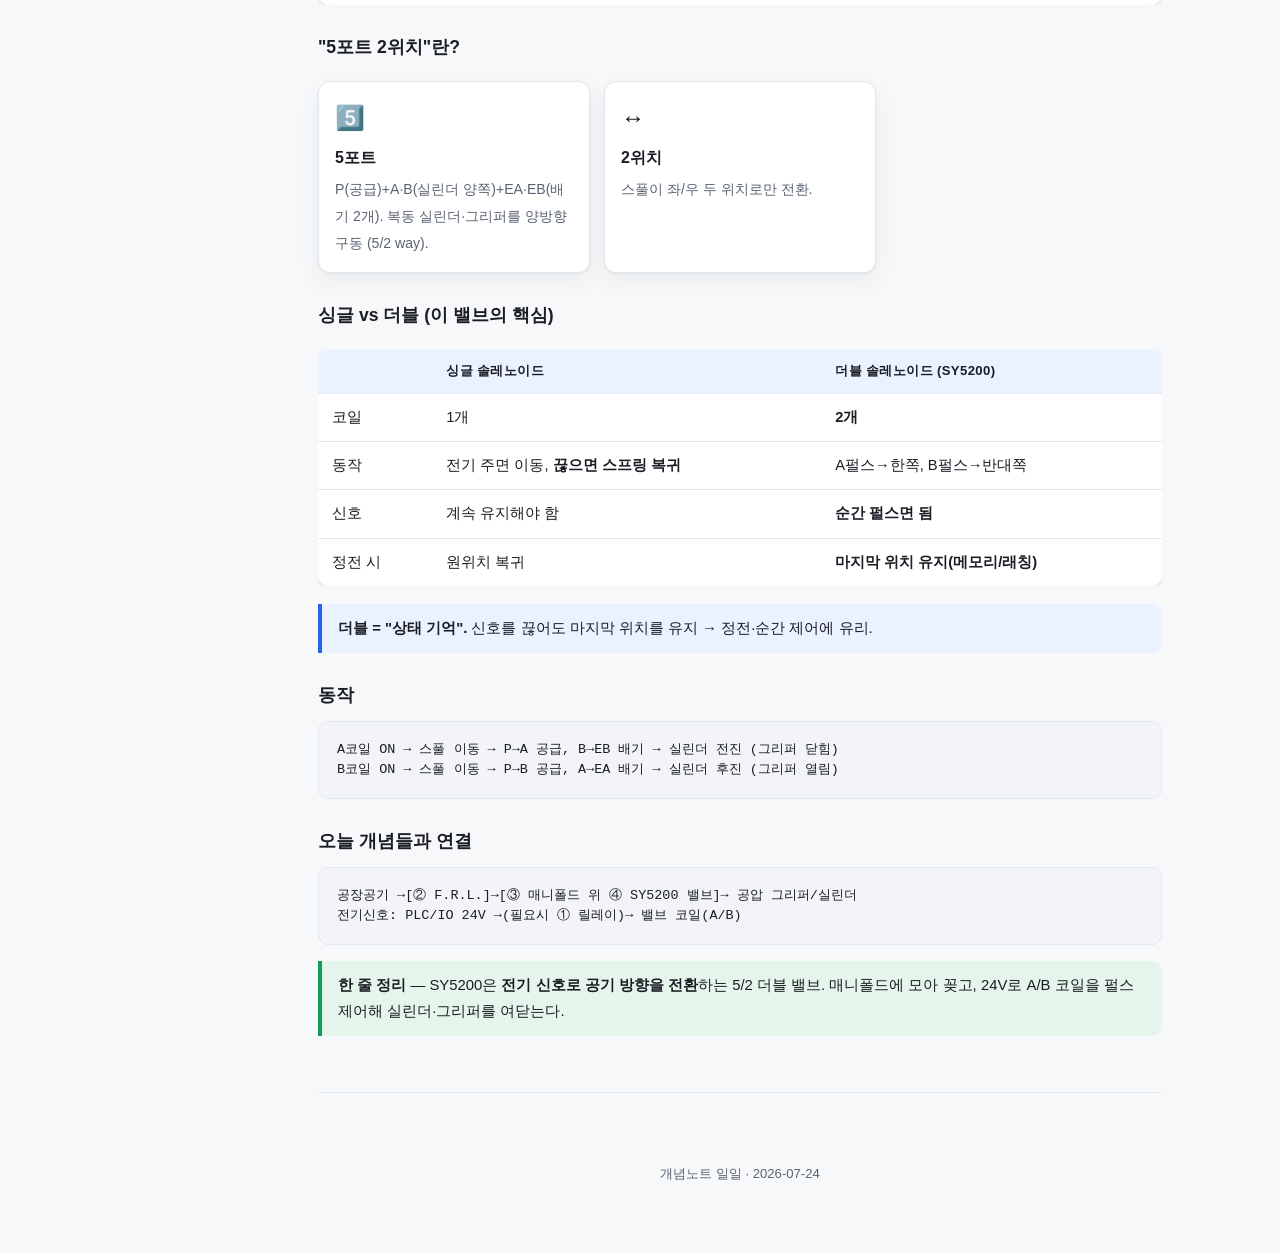
<file: daily/2026-07-24.html>
<!DOCTYPE html>
<html lang="ko">
<head>
<meta charset="UTF-8">
<meta name="viewport" content="width=device-width, initial-scale=1.0">
<title>개념노트 · 2026-07-24</title>
<link rel="stylesheet" href="../assets/style.css">
</head>
<body>
<div class="wrap">
  <aside>
    <div class="brand">📓 개념노트<small>일일 · 2026-07-24</small></div>
    <a class="homelink" href="../archive.html">🗂 전체 보관함</a>
    <nav>
      <div class="day">오늘의 개념</div>
      <!-- TOC:START -->
      <a href="#relay-module">① 인터페이스 릴레이 모듈 (PLC-RSC)</a>
      <a href="#frl-unit">② F.R.L. 유닛 (SMC AC 시리즈)</a>
      <a href="#manifold">③ 솔레노이드 밸브 매니폴드 분류</a>
      <a href="#sy5200">④ 5포트 더블 솔레노이드 밸브 (SY5200)</a>
      <!-- TOC:END -->
    </nav>
    <button class="themebtn" onclick="toggleTheme()">🌗 라이트/다크 전환</button>
  </aside>
  <main>
    <h1>개념노트 · 2026-07-24</h1>
    <p class="lede">오늘 궁금해서 물어본 개념들을 그림·표·도식으로 정리한 일일 노트입니다.</p>
    <!-- SECTIONS:START -->
    <section id="relay-module">
      <h2>① 인터페이스 릴레이 모듈 (Phoenix Contact PLC-RSC-24DC/21) <span class="tag">2026-07-24</span></h2>
      <p>어제 본 MOXA I/O 제어기 이야기의 <b>"중간 릴레이"가 바로 이 제품</b>. 제어기(PLC·I/O 모듈)의 약한 신호와 실제로 켜야 하는 큰 부하 사이에서 <b>"작은 스위치로 큰 스위치를 누르는"</b> 역할.</p>

      <div class="imgslot">📷 여기에 PLC-RSC-24DC/21 사진을 넣으세요 →
        <br><code>images/</code> 폴더에 저장 후 <code>&lt;img src="../images/plc-rsc.jpg"&gt;</code></div>

      <div class="tablewrap"><table>
        <tr><th>항목</th><th>값</th></tr>
        <tr><td>종류</td><td>인터페이스(커플링) 릴레이 모듈</td></tr>
        <tr><td>제조사/품번</td><td>Phoenix Contact · 2966171</td></tr>
        <tr><td>코일 전압</td><td><b>24V DC</b> (제어 신호)</td></tr>
        <tr><td>접점 구성</td><td><b>1 c/o</b> — 전환접점 1개 (SPDT, <code>/21</code>의 의미)</td></tr>
        <tr><td>접점 정격</td><td><b>6 A / ~250 V AC</b></td></tr>
        <tr><td>형태</td><td>6.2mm 초슬림 · DIN 레일 · 플러그인(릴레이 교체 가능)</td></tr>
      </table></div>

      <h3>기능 2가지</h3>
      <div class="cards">
        <div class="card"><div class="ic">🔁</div><b>① 신호 증폭·중계</b><span>24V DC 약한 신호(수십 mA)로 코일을 켜 → 완전히 별개의 큰 회로(250VAC·6A)를 ON/OFF. I/O DO가 힘이 약해 못 켜는 부하를 대신 스위칭.</span></div>
        <div class="card"><div class="ic">⟂</div><b>② 절연 (Isolation)</b><span>코일(제어) 쪽과 접점(부하) 쪽이 전기적으로 완전 분리. 부하 쪽 서지·노이즈가 제어기(PLC/컴퓨터)로 역류하는 것을 차단.</span></div>
      </div>

      <div class="note p"><b>비유 — "초인종 버튼으로 대문 여는 것" 🔔</b><br>
        초인종 <b>버튼</b>(약한 신호)을 누르면 → 무거운 <b>전동 대문 잠금장치</b>(큰 전력)가 열림. 버튼엔 큰 전류가 안 흐르고, 그 사이 <b>릴레이</b>가 큰 회로를 대신 여닫음. 손가락(제어기)은 안전하게 약한 버튼만 누르면 됨.</div>

      <h3>신호 흐름에서의 위치 (I/O 제어기와 연결)</h3>
      <div class="diagram"><pre>PLC / I/O제어기 DO        릴레이 모듈 (PLC-RSC)         실제 부하
┌──────────────┐  약신호  ┌──────────────┐   접점    ┌──────────────┐
│ "DO ON" 24VDC │────────▶│ 코일 여자 →전환 │─────────▶│ 250VAC·6A 부하 │
│  (소전류)      │         │  ⟂ 절연 ⟂     │  (대전류) │  모터·히터·밸브  │
└──────────────┘         └──────────────┘           └──────────────┘</pre></div>

      <div class="note"><b>전환접점(c/o)이란?</b> COM(공통) 하나에 NO(평상시 열림)·NC(평상시 닫힘)가 붙어, 코일이 켜지면 연결이 <b>NC→NO로 전환</b>. "켜기"뿐 아니라 "A회로↔B회로 전환"에도 사용.</div>

      <div class="note g"><b>한 줄 정리</b><br>
        I/O 제어기의 약한 DO 신호로는 큰 부하를 못 켠다 → <b>인터페이스 릴레이(PLC-RSC)</b>가 그 사이에서 신호를 <b>증폭·중계 + 절연</b>하여 250VAC·6A급 부하를 안전하게 스위칭한다.</div>
    </section>

    <section id="frl-unit">
      <h2>② F.R.L. 유닛 — 공압 전처리 장치 (SMC AC 시리즈) <span class="tag">2026-07-24</span></h2>
      <p>압축공기를 <b>거르고 → 압력 맞추고 → (필요시)윤활</b>해서 공압 장치에 공급하는 "공기용 정수기 + 압력조절기". 솔레노이드 밸브·공압 그리퍼·실린더가 제대로 동작하려면 필수인 전처리 관문. (SMC <code>AC20/30/40</code> = Air Combination)</p>

      <div class="imgslot">📷 여기에 SMC AC 시리즈 F.R.L. 사진을 넣으세요 →
        <br><code>images/</code> 폴더에 저장 후 <code>&lt;img src="../images/frl.jpg"&gt;</code></div>

      <div class="tablewrap"><table>
        <tr><th>기호</th><th>이름</th><th>기능</th></tr>
        <tr><td><span class="pill b">F</span></td><td>Filter (필터)</td><td>압축공기 속 <b>수분·먼지·기름때 제거</b>(드레인 배출). 오염물이 밸브·실린더 손상시키는 것 방지</td></tr>
        <tr><td><span class="pill g">R</span></td><td>Regulator (레귤레이터)</td><td>들쭉날쭉한 공급 압력을 <b>일정 압력으로 낮춰 유지</b>(예: 7bar→5bar). 게이지로 확인</td></tr>
        <tr><td><span class="pill a">L</span></td><td>Lubricator (루브리케이터)</td><td>공기에 <b>미세 오일 안개</b>를 섞어 하류 부품 윤활 (무급유 부품 많아 F+R 2점 세트로 생략하기도)</td></tr>
      </table></div>

      <h3>모델 번호 읽는 법</h3>
      <div class="tablewrap"><table>
        <tr><th>부분</th><th>의미</th></tr>
        <tr><td><code>AC</code></td><td>Air Combination (조합)</td></tr>
        <tr><td><code>20 / 30 / 40</code></td><td>본체 크기(유량 등급), 클수록 대유량</td></tr>
        <tr><td><code>02 / 03 / 04</code></td><td>포트 크기 (¼" / ⅜" / ½")</td></tr>
        <tr><td>뒤 문자(E·J·DG·D…)</td><td>게이지·브래킷·자동 드레인 등 옵션</td></tr>
      </table></div>

      <div class="note"><b>실제 모델 해독 예시 — <code>AC30-03D-SV-1-B</code></b><br>
        AC30(30 사이즈) · 03(⅜" 포트, Rc 3/8) · 여과 5µm · 최고 8.5bar · 설정압 0.05~0.85MPa · 폴리카보네이트 보울(수동 드레인) · <code>-SV</code>(게이지·명판 압력단위/표시 옵션) · <code>-1</code>/<code>-B</code>(브래킷 등 부가옵션). → 위 F.R.L. 조합공기 유닛의 한 구체 모델. (AC30 계열은 F+R+L 또는 필터레귤레이터+미스트세퍼레이터 구성이 있으니 정확한 구성은 데이터시트로 확인)</div>

      <div class="note p"><b>비유 — "공장 압축공기용 정수기 + 수압조절기" 🚰</b><br>
        수돗물을 그대로 안 쓰고 <b>정수기(거름) + 수압조절</b>을 거치듯, 공장 압축공기도 이 유닛으로 <b>거르고(F) + 압력 맞추고(R) + 윤활(L)</b> 해서 깨끗하고 안정된 공기를 공압 장치에 공급.</div>

      <h3>로봇 시스템에서의 위치</h3>
      <div class="diagram"><pre>공장 압축공기 ──▶ [F.R.L. 유닛] ──▶ 솔레노이드 밸브 ──▶ 공압 그리퍼/실린더
  (지저분·고압)     거름·압력조절·윤활     ON/OFF          동작</pre></div>
      <div class="note g"><b>한 줄 정리</b> — 공압 장치가 쓰는 압축공기의 <b>입구 관문</b>. 레귤레이터에서 압력을 세팅하면 그리퍼가 무는 힘이 결정된다.</div>
    </section>

    <section id="manifold">
      <h2>③ 솔레노이드 밸브 매니폴드(Manifold) 분류 <span class="tag">2026-07-24</span></h2>
      <p><b>매니폴드</b> = 솔레노이드 밸브 <b>여러 개를 하나의 베이스에 모아 장착</b>하고, 공기 공급(SUP)·배기(EXH) 통로와 전기 배선을 <b>공통화한 집합 블록</b>. 밸브를 낱개로 배관·배선하는 대신 한 덩어리로 관리 → 배관·배선 대폭 절감.</p>
      <div class="note"><b>분류의 두 축</b> — ① 전기 배선을 어떻게 모으나(결선 방식), ② 베이스 구조를 어떻게 만드나(증설·교체 편의). SMC 페이지의 "커넥터 타입별" 목록은 ①축.</div>

      <h3>① 전기 배선(결선) 방식별</h3>
      <div class="tablewrap"><table>
        <tr><th>분류</th><th>방식</th><th>특징 / 용도</th></tr>
        <tr><td>커넥터 없음</td><td>밸브마다 리드선 개별 인출</td><td>가장 단순, 소수 밸브</td></tr>
        <tr><td>단자대(터미널)</td><td>나사 단자대에 현장 배선</td><td>배선 자유도 높음</td></tr>
        <tr><td>D-sub 커넥터</td><td>표준 D-sub 1개로 집약</td><td>PLC 출력과 케이블 1가닥 연결, 간편</td></tr>
        <tr><td>플랫 리본 케이블</td><td>납작한 리본 케이블로 집약</td><td>성력화·공간 절약</td></tr>
        <tr><td>멀티 커넥터</td><td>원형 다핀 커넥터</td><td>착탈 쉬움, 진동 환경</td></tr>
        <tr><td>시리얼 전송(필드버스/EX)</td><td>여러 밸브를 <b>통신 1선</b>으로 제어</td><td>배선 획기적 감소, 대규모·네트워크(EtherCAT 등)</td></tr>
      </table></div>

      <h3>② 베이스 구조(배관·증설) 방식별</h3>
      <div class="tablewrap"><table>
        <tr><th>분류</th><th>방식</th><th>특징</th></tr>
        <tr><td>타이로드(Tie-rod)</td><td>여러 스테이션을 관통볼트로 묶어 일체화</td><td>저렴·견고, 증설·교체 시 전체 분해</td></tr>
        <tr><td>플러그인/스플릿(Split)</td><td>스테이션 <b>개별 착탈(플러그인)</b></td><td>밸브 1개만 증설·교체 쉬움, 유지보수 유리</td></tr>
        <tr><td>DIN 레일</td><td>DIN 레일에 장착</td><td>착탈·재배치 간편</td></tr>
        <tr><td>캐스트(Cast)</td><td>주물 공용 급배기 블록</td><td>컴팩트, 고정 스테이션</td></tr>
      </table></div>
      <p style="color:var(--muted);font-size:.9rem">호환 밸브 시리즈 예: SY · SV · VQC · VQ · SQ · SJ · VFS 등 (시리즈마다 지원 조합 상이)</p>

      <div class="note g"><b>고를 때 기준 🧭</b><br>
        • 밸브 수 많음 / 배선 줄이기 → <b>시리얼 전송(필드버스)</b> 또는 D-sub<br>
        • 자주 증설·교체 → <b>플러그인(스플릿)</b> 구조<br>
        • 소수·단순·저비용 → 커넥터 없음 + 타이로드</div>
    </section>

    <section id="sy5200">
      <h2>④ 5포트 2위치 더블 솔레노이드 밸브 (SMC SY5200-5U1-NA) <span class="tag">2026-07-24</span></h2>
      <p>③ 매니폴드에 꽂히는 <b>밸브 본체</b>. 공기 흐름을 전기로 전환해 <b>복동 실린더·공압 그리퍼</b>를 밀고/당긴다. (SY5000 = 중형 파일럿식 5포트 밸브)</p>

      <div class="imgslot">📷 여기에 SY5200 밸브 사진을 넣으세요 →
        <br><code>images/</code> 폴더에 저장 후 <code>&lt;img src="../images/sy5200.jpg"&gt;</code></div>

      <h3>모델 번호 해독</h3>
      <div class="tablewrap"><table>
        <tr><th>부분</th><th>의미</th></tr>
        <tr><td><code>SY</code></td><td>SY 시리즈 (파일럿식 5포트 솔레노이드 밸브)</td></tr>
        <tr><td><code>5000</code></td><td>바디 사이즈 — SY3000 &lt; <b>SY5000</b> &lt; SY7000 (중형)</td></tr>
        <tr><td><code>SY5<b>2</b>00</code></td><td>3번째 자리 <b>2 = 2위치 더블 솔레노이드</b> (1=싱글, 2=더블, 3·4·5=3위치)</td></tr>
        <tr><td><code>-5</code></td><td>코일 <b>24V DC</b></td></tr>
        <tr><td><code>U1</code></td><td>전기접속(커넥터) 방식 — <i>데이터시트 확인</i></td></tr>
        <tr><td><code>NA</code></td><td>포트/옵션 사양 — <i>확인 권장</i></td></tr>
      </table></div>

      <h3>"5포트 2위치"란?</h3>
      <div class="cards">
        <div class="card"><div class="ic">5️⃣</div><b>5포트</b><span>P(공급)+A·B(실린더 양쪽)+EA·EB(배기 2개). 복동 실린더·그리퍼를 양방향 구동 (5/2 way).</span></div>
        <div class="card"><div class="ic">↔️</div><b>2위치</b><span>스풀이 좌/우 두 위치로만 전환.</span></div>
      </div>

      <h3>싱글 vs 더블 (이 밸브의 핵심)</h3>
      <div class="tablewrap"><table>
        <tr><th></th><th>싱글 솔레노이드</th><th>더블 솔레노이드 (SY5200)</th></tr>
        <tr><td>코일</td><td>1개</td><td><b>2개</b></td></tr>
        <tr><td>동작</td><td>전기 주면 이동, <b>끊으면 스프링 복귀</b></td><td>A펄스→한쪽, B펄스→반대쪽</td></tr>
        <tr><td>신호</td><td>계속 유지해야 함</td><td><b>순간 펄스면 됨</b></td></tr>
        <tr><td>정전 시</td><td>원위치 복귀</td><td><b>마지막 위치 유지(메모리/래칭)</b></td></tr>
      </table></div>
      <div class="note"><b>더블 = "상태 기억".</b> 신호를 끊어도 마지막 위치를 유지 → 정전·순간 제어에 유리.</div>

      <h3>동작</h3>
      <div class="diagram"><pre>A코일 ON → 스풀 이동 → P→A 공급, B→EB 배기 → 실린더 전진 (그리퍼 닫힘)
B코일 ON → 스풀 이동 → P→B 공급, A→EA 배기 → 실린더 후진 (그리퍼 열림)</pre></div>

      <h3>오늘 개념들과 연결</h3>
      <div class="diagram"><pre>공장공기 →[② F.R.L.]→[③ 매니폴드 위 ④ SY5200 밸브]→ 공압 그리퍼/실린더
전기신호: PLC/IO 24V →(필요시 ① 릴레이)→ 밸브 코일(A/B)</pre></div>
      <div class="note g"><b>한 줄 정리</b> — SY5200은 <b>전기 신호로 공기 방향을 전환</b>하는 5/2 더블 밸브. 매니폴드에 모아 꽂고, 24V로 A/B 코일을 펄스 제어해 실린더·그리퍼를 여닫는다.</div>
    </section>
    <!-- SECTIONS:END -->
    <hr>
    <footer>개념노트 일일 · 2026-07-24</footer>
  </main>
</div>
<script>
  function toggleTheme(){
    var el=document.documentElement, cur=el.getAttribute('data-theme');
    var dark=cur? cur==='dark' : window.matchMedia('(prefers-color-scheme:dark)').matches;
    el.setAttribute('data-theme', dark?'light':'dark');
    try{localStorage.setItem('note-theme', dark?'light':'dark');}catch(e){}
  }
  (function(){try{var s=localStorage.getItem('note-theme'); if(s)document.documentElement.setAttribute('data-theme',s);}catch(e){}})();
</script>
</body>
</html>
</file>
<file: assets/style.css>
/* 개념노트 공통 스타일 — daily / weekly / monthly / archive 공용 */
:root{
  --bg:#f7f8fa; --panel:#ffffff; --ink:#1a1d24; --muted:#5b6472;
  --line:#e3e7ee; --brand:#2563eb; --brand-soft:#eaf1ff;
  --green:#0f9d58; --green-soft:#e6f5ec;
  --amber:#b8860b; --amber-soft:#fbf3df;
  --purple:#7c3aed; --purple-soft:#f1ebff;
  --code-bg:#f2f4f8; --code-ink:#243b53; --shadow:0 1px 3px rgba(0,0,0,.06),0 8px 24px rgba(0,0,0,.05);
}
:root[data-theme="dark"]{
  --bg:#0e1116; --panel:#161b22; --ink:#e6edf3; --muted:#9aa4b2;
  --line:#272e39; --brand:#5b9bff; --brand-soft:#16263f;
  --green:#3fb984; --green-soft:#122a20;
  --amber:#d6a53a; --amber-soft:#2b2410;
  --purple:#a78bfa; --purple-soft:#221a3a;
  --code-bg:#0b0f14; --code-ink:#cdd9e5; --shadow:0 1px 3px rgba(0,0,0,.4),0 8px 24px rgba(0,0,0,.3);
}
@media (prefers-color-scheme:dark){
  :root:not([data-theme="light"]){
    --bg:#0e1116; --panel:#161b22; --ink:#e6edf3; --muted:#9aa4b2;
    --line:#272e39; --brand:#5b9bff; --brand-soft:#16263f;
    --green:#3fb984; --green-soft:#122a20;
    --amber:#d6a53a; --amber-soft:#2b2410;
    --purple:#a78bfa; --purple-soft:#221a3a;
    --code-bg:#0b0f14; --code-ink:#cdd9e5; --shadow:0 1px 3px rgba(0,0,0,.4),0 8px 24px rgba(0,0,0,.3);
  }
}
*{box-sizing:border-box}
html{scroll-behavior:smooth}
body{margin:0;background:var(--bg);color:var(--ink);
  font-family:-apple-system,BlinkMacSystemFont,"Segoe UI","Malgun Gothic","맑은 고딕",sans-serif;
  line-height:1.7;font-size:16px;}
a{color:var(--brand);text-decoration:none}
a:hover{text-decoration:underline}
.wrap{display:grid;grid-template-columns:270px 1fr;gap:0;min-height:100vh}
aside{position:sticky;top:0;height:100vh;overflow-y:auto;background:var(--panel);
  border-right:1px solid var(--line);padding:24px 18px}
main{padding:40px 48px;max-width:940px}
@media(max-width:860px){
  .wrap{grid-template-columns:1fr}
  aside{position:static;height:auto;border-right:none;border-bottom:1px solid var(--line)}
  main{padding:28px 20px}
}
.brand{font-weight:800;font-size:1.15rem;letter-spacing:-.02em;margin:0 0 4px}
.brand small{display:block;font-weight:500;color:var(--muted);font-size:.72rem;margin-top:4px}
.homelink{display:inline-block;margin-top:14px;font-size:.82rem;padding:6px 12px;
  border:1px solid var(--line);border-radius:8px;color:var(--muted)}
.homelink:hover{border-color:var(--brand);color:var(--brand);text-decoration:none}
nav{margin-top:20px;font-size:.9rem}
nav .day{font-size:.72rem;text-transform:uppercase;letter-spacing:.08em;color:var(--muted);
  margin:18px 0 6px;font-weight:700}
nav a{display:block;color:var(--ink);padding:5px 10px;border-radius:7px;margin:1px 0}
nav a:hover{background:var(--brand-soft);text-decoration:none}
.themebtn{margin-top:24px;width:100%;padding:8px;border:1px solid var(--line);
  background:transparent;color:var(--muted);border-radius:8px;cursor:pointer;font-size:.85rem}
.themebtn:hover{border-color:var(--brand);color:var(--brand)}
h1{font-size:1.9rem;letter-spacing:-.02em;margin:0 0 6px}
.lede{color:var(--muted);margin:0 0 34px;font-size:1.02rem}
section{margin:0 0 56px;scroll-margin-top:20px}
h2{font-size:1.4rem;letter-spacing:-.01em;border-bottom:2px solid var(--line);
  padding-bottom:10px;margin:48px 0 20px}
h2 .tag{font-size:.62rem;vertical-align:middle;background:var(--brand-soft);color:var(--brand);
  padding:3px 8px;border-radius:20px;margin-left:8px;font-weight:700;letter-spacing:.02em}
h3{font-size:1.1rem;margin:28px 0 10px}
p{margin:10px 0}
.cards{display:grid;grid-template-columns:repeat(auto-fill,minmax(220px,1fr));gap:14px;margin:18px 0}
.card{background:var(--panel);border:1px solid var(--line);border-radius:12px;padding:16px;box-shadow:var(--shadow)}
.card .ic{font-size:1.5rem}
.card b{display:block;margin:6px 0 3px;font-size:1rem}
.card span{color:var(--muted);font-size:.88rem}
.tablewrap{overflow-x:auto;margin:18px 0}
table{border-collapse:collapse;width:100%;font-size:.92rem;background:var(--panel);
  border-radius:12px;overflow:hidden;box-shadow:var(--shadow)}
th,td{padding:11px 14px;text-align:left;border-bottom:1px solid var(--line);vertical-align:top}
th{background:var(--brand-soft);color:var(--ink);font-weight:700;font-size:.82rem;
  text-transform:uppercase;letter-spacing:.03em}
tr:last-child td{border-bottom:none}
td code{white-space:nowrap}
pre{background:var(--code-bg);color:var(--code-ink);padding:16px 18px;border-radius:10px;
  overflow-x:auto;font-size:.84rem;line-height:1.5;border:1px solid var(--line);
  font-family:"SF Mono",Consolas,"D2Coding",Menlo,monospace;margin:16px 0}
code{font-family:"SF Mono",Consolas,"D2Coding",Menlo,monospace;background:var(--code-bg);
  padding:2px 6px;border-radius:5px;font-size:.85em;color:var(--code-ink)}
pre code{background:none;padding:0;color:inherit}
.diagram{background:var(--code-bg);border:1px solid var(--line);border-radius:10px;padding:18px;overflow-x:auto}
.diagram pre{background:none;border:none;margin:0;padding:0;color:var(--ink)}
.note{border-left:4px solid var(--brand);background:var(--brand-soft);padding:12px 16px;
  border-radius:0 10px 10px 0;margin:16px 0;font-size:.93rem}
.note.g{border-color:var(--green);background:var(--green-soft)}
.note.a{border-color:var(--amber);background:var(--amber-soft)}
.note.p{border-color:var(--purple);background:var(--purple-soft)}
.note b{color:var(--ink)}
.pill{display:inline-block;padding:2px 10px;border-radius:20px;font-size:.78rem;font-weight:700}
.pill.b{background:var(--brand-soft);color:var(--brand)}
.pill.g{background:var(--green-soft);color:var(--green)}
.pill.a{background:var(--amber-soft);color:var(--amber)}
.pill.p{background:var(--purple-soft);color:var(--purple)}
.imgslot{border:2px dashed var(--line);border-radius:12px;padding:24px;text-align:center;
  color:var(--muted);font-size:.85rem;margin:16px 0;background:var(--panel)}
hr{border:none;border-top:1px solid var(--line);margin:40px 0}
footer{color:var(--muted);font-size:.82rem;text-align:center;padding:30px 0}
/* archive 전용 */
.arcgrid{display:grid;gap:10px;margin:16px 0}
.arcrow{display:flex;justify-content:space-between;align-items:center;background:var(--panel);
  border:1px solid var(--line);border-radius:10px;padding:12px 16px;box-shadow:var(--shadow)}
.arcrow .meta{color:var(--muted);font-size:.82rem}
.empty{color:var(--muted);font-style:italic;padding:8px 0}
</file>
